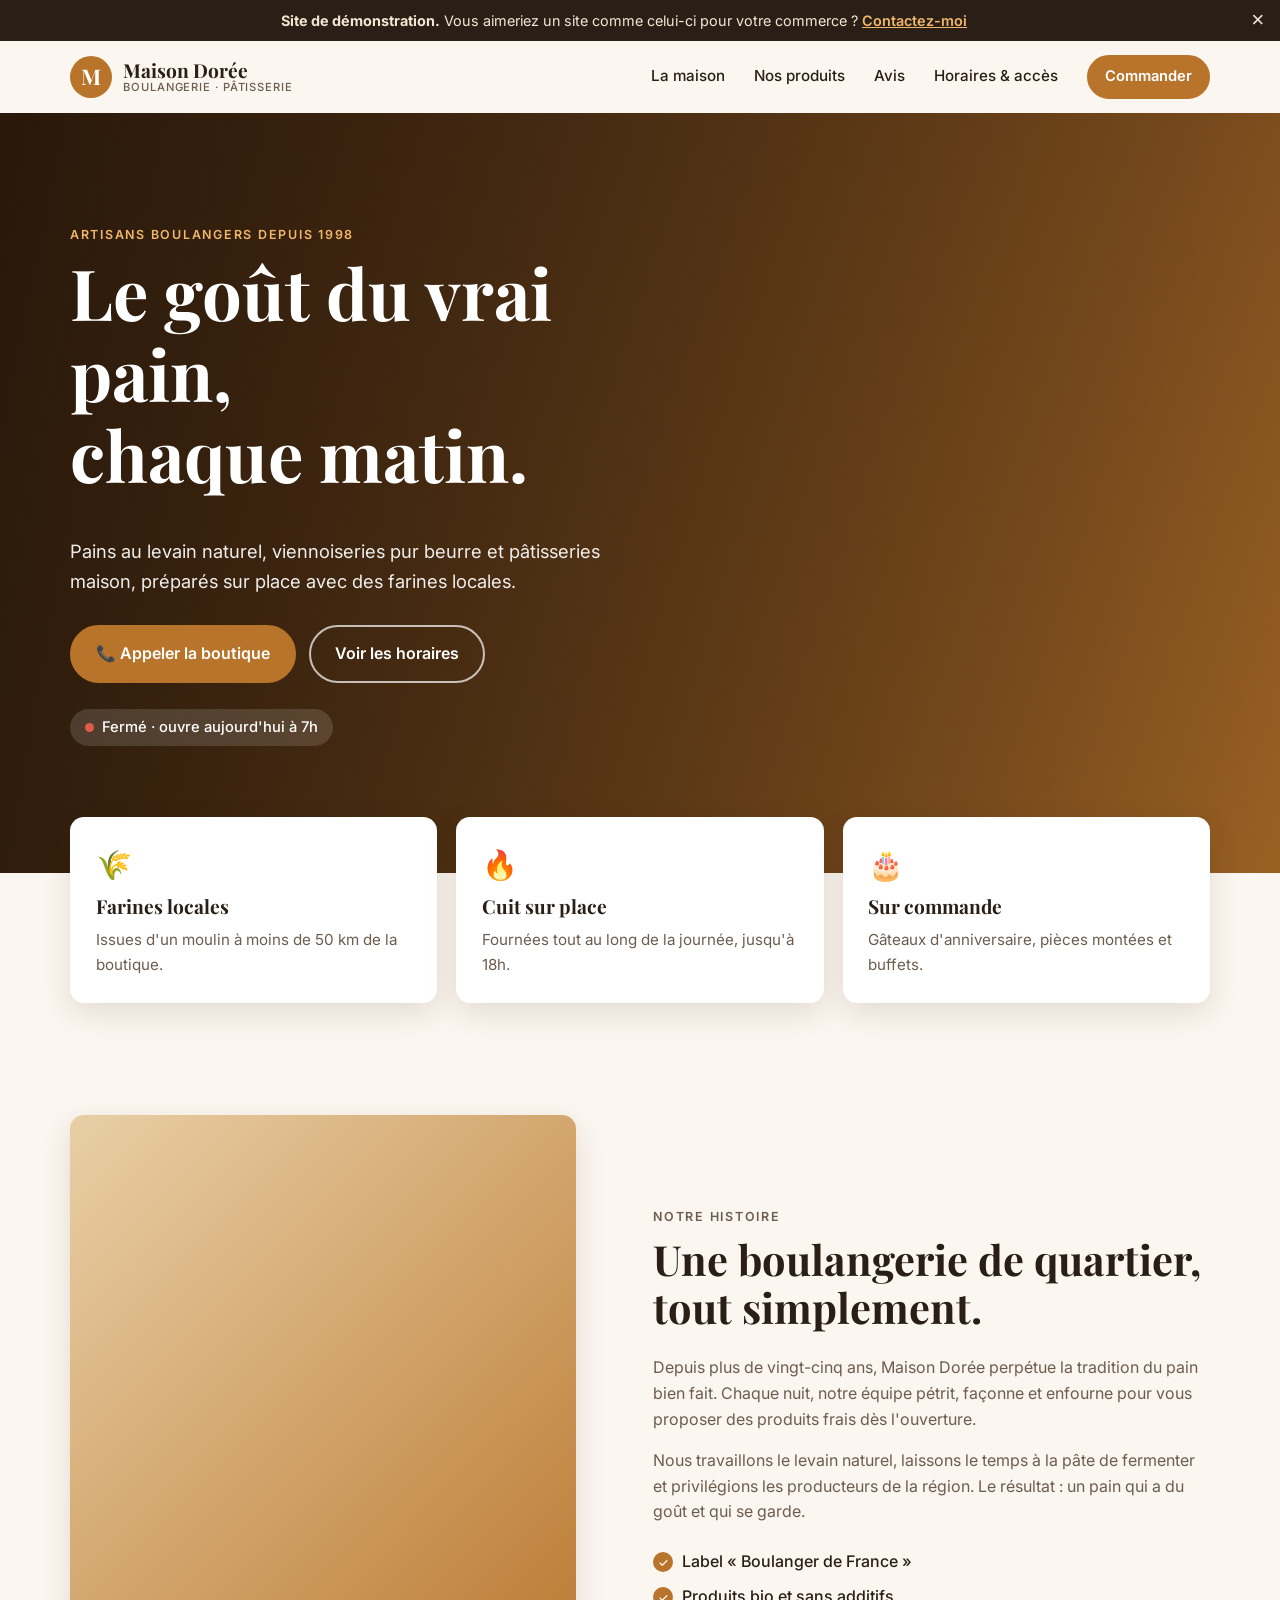
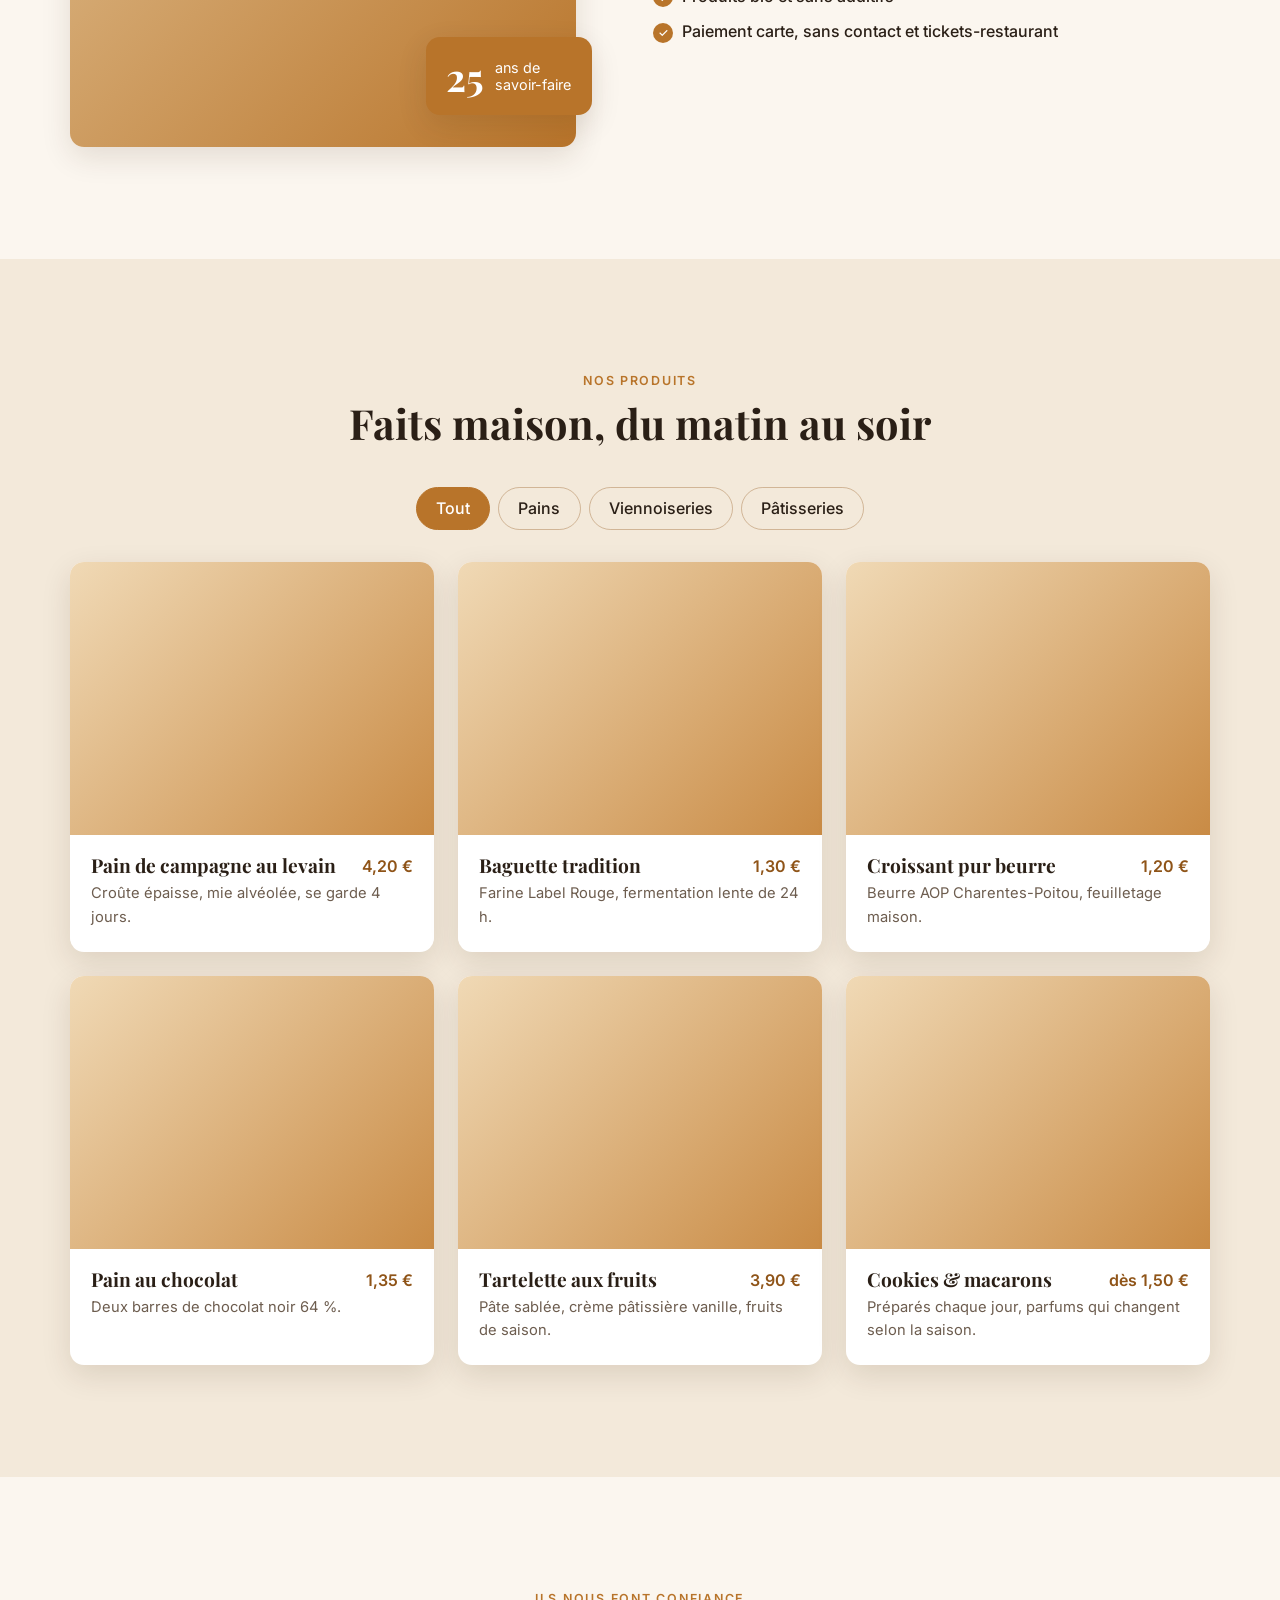
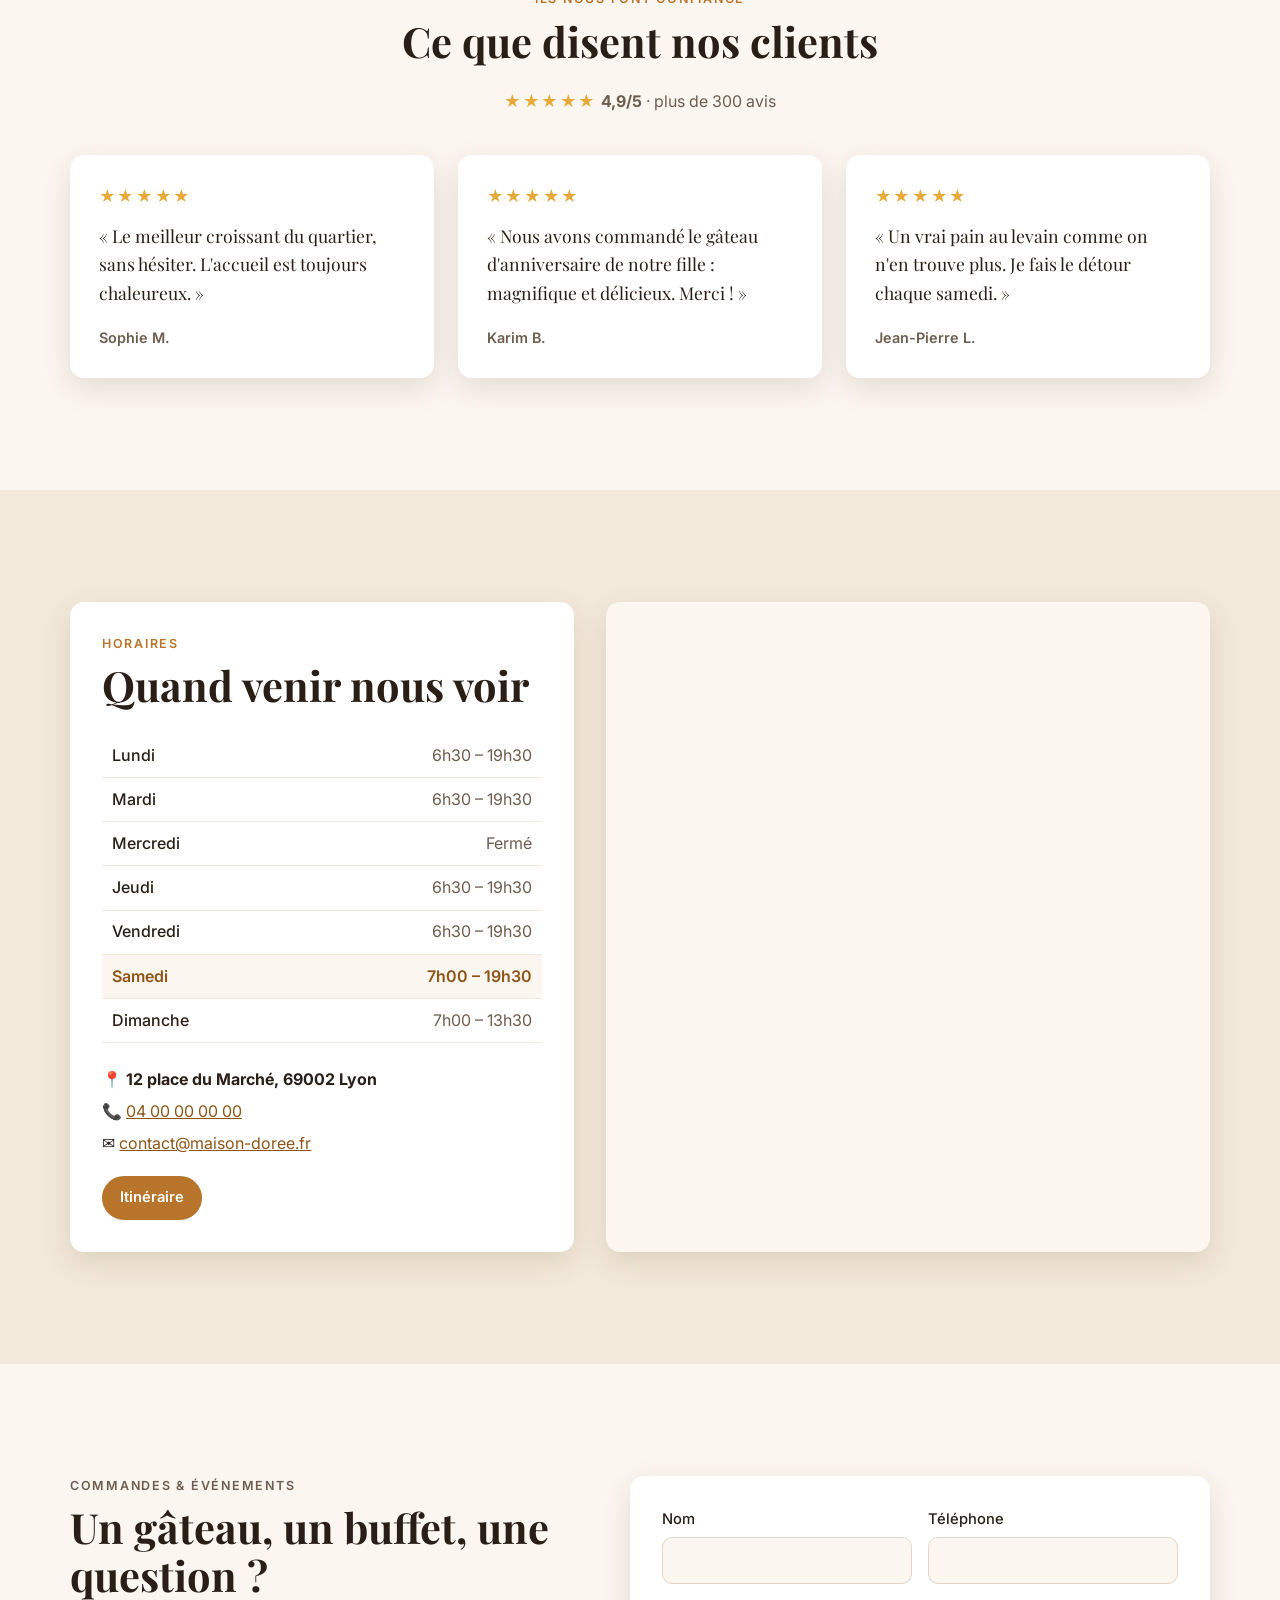
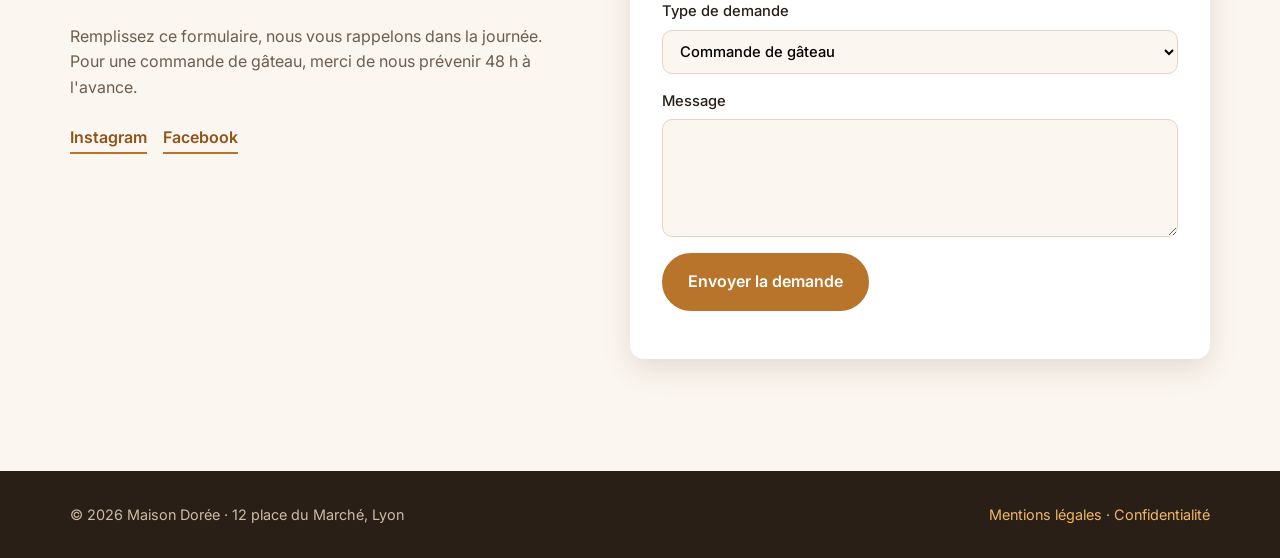
<file: index.html>
<!doctype html>
<html lang="fr">
<head>
  <meta charset="utf-8">
  <meta name="viewport" content="width=device-width, initial-scale=1">
  <title>Maison Dorée — Boulangerie Pâtisserie artisanale</title>
  <meta name="description" content="Maison Dorée, boulangerie pâtisserie artisanale : pains au levain, viennoiseries pur beurre et pâtisseries maison. Ouvert 7j/7.">
  <meta property="og:title" content="Maison Dorée — Boulangerie Pâtisserie artisanale">
  <meta property="og:description" content="Pains au levain, viennoiseries pur beurre et pâtisseries maison, préparés chaque matin.">
  <meta property="og:image" content="https://images.unsplash.com/photo-1509440159596-0249088772ff?w=1200&q=70">
  <link rel="icon" href="data:image/svg+xml,<svg xmlns='http://www.w3.org/2000/svg' viewBox='0 0 100 100'><circle cx='50' cy='50' r='48' fill='%23b8742a'/><text x='50' y='66' font-size='46' text-anchor='middle' fill='white' font-family='Georgia'>M</text></svg>">
  <link rel="preconnect" href="https://fonts.googleapis.com">
  <link rel="preconnect" href="https://fonts.gstatic.com" crossorigin>
  <link href="https://fonts.googleapis.com/css2?family=Playfair+Display:wght@500;700&family=Inter:wght@400;500;600&display=swap" rel="stylesheet">
  <link rel="stylesheet" href="style.css">
</head>
<body>

  <!-- Bandeau de démonstration : à supprimer pour un vrai client -->
  <div class="demo-banner" id="demoBanner">
    <p><strong>Site de démonstration.</strong> Vous aimeriez un site comme celui-ci pour votre commerce ?
      <a href="mailto:VOTRE-EMAIL@exemple.fr?subject=Je%20veux%20un%20site%20pour%20mon%20commerce">Contactez-moi</a></p>
    <button type="button" aria-label="Fermer le bandeau" id="demoClose">&times;</button>
  </div>

  <header class="header" id="header">
    <div class="container header__inner">
      <a href="#accueil" class="logo">
        <span class="logo__mark">M</span>
        <span class="logo__text">Maison Dorée<small>Boulangerie · Pâtisserie</small></span>
      </a>
      <nav class="nav" id="nav" aria-label="Navigation principale">
        <a href="#apropos">La maison</a>
        <a href="#produits">Nos produits</a>
        <a href="#avis">Avis</a>
        <a href="#infos">Horaires &amp; accès</a>
        <a href="#contact" class="btn btn--small">Commander</a>
      </nav>
      <button class="burger" id="burger" aria-label="Ouvrir le menu" aria-expanded="false" aria-controls="nav">
        <span></span><span></span><span></span>
      </button>
    </div>
  </header>

  <main>
    <!-- ACCUEIL -->
    <section class="hero" id="accueil">
      <div class="hero__bg">
        <img src="https://images.unsplash.com/photo-1509440159596-0249088772ff?w=1800&q=70" alt="" onerror="this.remove()">
      </div>
      <div class="container hero__content">
        <p class="eyebrow">Artisans boulangers depuis 1998</p>
        <h1>Le goût du vrai pain,<br>chaque matin.</h1>
        <p class="hero__lead">Pains au levain naturel, viennoiseries pur beurre et pâtisseries maison, préparés sur place avec des farines locales.</p>
        <div class="hero__actions">
          <a href="tel:+33400000000" class="btn">📞 Appeler la boutique</a>
          <a href="#infos" class="btn btn--ghost">Voir les horaires</a>
        </div>
        <p class="status" id="openStatus" aria-live="polite"></p>
      </div>
    </section>

    <!-- ATOUTS -->
    <section class="features">
      <div class="container features__grid">
        <div class="feature">
          <span class="feature__icon">🌾</span>
          <h3>Farines locales</h3>
          <p>Issues d'un moulin à moins de 50 km de la boutique.</p>
        </div>
        <div class="feature">
          <span class="feature__icon">🔥</span>
          <h3>Cuit sur place</h3>
          <p>Fournées tout au long de la journée, jusqu'à 18h.</p>
        </div>
        <div class="feature">
          <span class="feature__icon">🎂</span>
          <h3>Sur commande</h3>
          <p>Gâteaux d'anniversaire, pièces montées et buffets.</p>
        </div>
      </div>
    </section>

    <!-- À PROPOS -->
    <section class="section about" id="apropos">
      <div class="container about__grid">
        <div class="about__media">
          <div class="img-frame">
            <img src="https://images.unsplash.com/photo-1555507036-ab1f4038808a?w=900&q=70" alt="Croissants dorés sortant du four" loading="lazy" onerror="this.remove()">
          </div>
          <div class="about__badge"><strong>25</strong><span>ans de<br>savoir-faire</span></div>
        </div>
        <div class="about__text">
          <p class="eyebrow">Notre histoire</p>
          <h2>Une boulangerie de quartier, tout simplement.</h2>
          <p>Depuis plus de vingt-cinq ans, Maison Dorée perpétue la tradition du pain bien fait. Chaque nuit, notre équipe pétrit, façonne et enfourne pour vous proposer des produits frais dès l'ouverture.</p>
          <p>Nous travaillons le levain naturel, laissons le temps à la pâte de fermenter et privilégions les producteurs de la région. Le résultat : un pain qui a du goût et qui se garde.</p>
          <ul class="checklist">
            <li>Label « Boulanger de France »</li>
            <li>Produits bio et sans additifs</li>
            <li>Paiement carte, sans contact et tickets-restaurant</li>
          </ul>
        </div>
      </div>
    </section>

    <!-- PRODUITS -->
    <section class="section section--alt" id="produits">
      <div class="container">
        <div class="section__head">
          <p class="eyebrow">Nos produits</p>
          <h2>Faits maison, du matin au soir</h2>
        </div>

        <div class="tabs" role="tablist" aria-label="Catégories de produits">
          <button class="tab is-active" role="tab" aria-selected="true" data-filter="all">Tout</button>
          <button class="tab" role="tab" aria-selected="false" data-filter="pains">Pains</button>
          <button class="tab" role="tab" aria-selected="false" data-filter="viennoiseries">Viennoiseries</button>
          <button class="tab" role="tab" aria-selected="false" data-filter="patisseries">Pâtisseries</button>
        </div>

        <div class="products" id="products">
          <article class="product" data-cat="pains">
            <div class="product__img"><img src="https://images.unsplash.com/photo-1549931319-a545dcf3bc73?w=700&q=70" alt="Pain de campagne au levain" loading="lazy" onerror="this.remove()"></div>
            <div class="product__body">
              <h3>Pain de campagne au levain</h3>
              <p>Croûte épaisse, mie alvéolée, se garde 4 jours.</p>
              <span class="price">4,20 €</span>
            </div>
          </article>
          <article class="product" data-cat="pains">
            <div class="product__img"><img src="https://images.unsplash.com/photo-1568254183919-78a4f43a2877?w=700&q=70" alt="Baguettes tradition" loading="lazy" onerror="this.remove()"></div>
            <div class="product__body">
              <h3>Baguette tradition</h3>
              <p>Farine Label Rouge, fermentation lente de 24 h.</p>
              <span class="price">1,30 €</span>
            </div>
          </article>
          <article class="product" data-cat="viennoiseries">
            <div class="product__img"><img src="https://images.unsplash.com/photo-1555507036-ab1f4038808a?w=700&q=70" alt="Croissants pur beurre" loading="lazy" onerror="this.remove()"></div>
            <div class="product__body">
              <h3>Croissant pur beurre</h3>
              <p>Beurre AOP Charentes-Poitou, feuilletage maison.</p>
              <span class="price">1,20 €</span>
            </div>
          </article>
          <article class="product" data-cat="viennoiseries">
            <div class="product__img"><img src="https://images.unsplash.com/photo-1517433670267-08bbd4be890f?w=700&q=70" alt="Pain au chocolat" loading="lazy" onerror="this.remove()"></div>
            <div class="product__body">
              <h3>Pain au chocolat</h3>
              <p>Deux barres de chocolat noir 64 %.</p>
              <span class="price">1,35 €</span>
            </div>
          </article>
          <article class="product" data-cat="patisseries">
            <div class="product__img"><img src="https://images.unsplash.com/photo-1486427944299-d1955d23e34d?w=700&q=70" alt="Tartelettes aux fruits" loading="lazy" onerror="this.remove()"></div>
            <div class="product__body">
              <h3>Tartelette aux fruits</h3>
              <p>Pâte sablée, crème pâtissière vanille, fruits de saison.</p>
              <span class="price">3,90 €</span>
            </div>
          </article>
          <article class="product" data-cat="patisseries">
            <div class="product__img"><img src="https://images.unsplash.com/photo-1558961363-fa8fdf82db35?w=700&q=70" alt="Macarons et cookies maison" loading="lazy" onerror="this.remove()"></div>
            <div class="product__body">
              <h3>Cookies &amp; macarons</h3>
              <p>Préparés chaque jour, parfums qui changent selon la saison.</p>
              <span class="price">dès 1,50 €</span>
            </div>
          </article>
        </div>
      </div>
    </section>

    <!-- AVIS -->
    <section class="section" id="avis">
      <div class="container">
        <div class="section__head">
          <p class="eyebrow">Ils nous font confiance</p>
          <h2>Ce que disent nos clients</h2>
          <p class="rating"><span class="stars" aria-hidden="true">★★★★★</span> <strong>4,9/5</strong> · plus de 300 avis</p>
        </div>
        <div class="reviews">
          <blockquote class="review">
            <span class="stars" aria-label="5 étoiles">★★★★★</span>
            <p>« Le meilleur croissant du quartier, sans hésiter. L'accueil est toujours chaleureux. »</p>
            <footer>Sophie M.</footer>
          </blockquote>
          <blockquote class="review">
            <span class="stars" aria-label="5 étoiles">★★★★★</span>
            <p>« Nous avons commandé le gâteau d'anniversaire de notre fille : magnifique et délicieux. Merci ! »</p>
            <footer>Karim B.</footer>
          </blockquote>
          <blockquote class="review">
            <span class="stars" aria-label="5 étoiles">★★★★★</span>
            <p>« Un vrai pain au levain comme on n'en trouve plus. Je fais le détour chaque samedi. »</p>
            <footer>Jean-Pierre L.</footer>
          </blockquote>
        </div>
      </div>
    </section>

    <!-- HORAIRES & ACCÈS -->
    <section class="section section--alt" id="infos">
      <div class="container infos__grid">
        <div class="infos__card">
          <p class="eyebrow">Horaires</p>
          <h2>Quand venir nous voir</h2>
          <table class="hours" id="hours">
            <tbody>
              <tr data-day="1"><th>Lundi</th><td>6h30 – 19h30</td></tr>
              <tr data-day="2"><th>Mardi</th><td>6h30 – 19h30</td></tr>
              <tr data-day="3"><th>Mercredi</th><td>Fermé</td></tr>
              <tr data-day="4"><th>Jeudi</th><td>6h30 – 19h30</td></tr>
              <tr data-day="5"><th>Vendredi</th><td>6h30 – 19h30</td></tr>
              <tr data-day="6"><th>Samedi</th><td>7h00 – 19h30</td></tr>
              <tr data-day="0"><th>Dimanche</th><td>7h00 – 13h30</td></tr>
            </tbody>
          </table>
          <div class="address">
            <p><strong>📍 12 place du Marché, 69002 Lyon</strong></p>
            <p>📞 <a href="tel:+33400000000">04 00 00 00 00</a></p>
            <p>✉️ <a href="mailto:contact@maison-doree.fr">contact@maison-doree.fr</a></p>
            <a class="btn btn--small" href="https://www.google.com/maps/search/?api=1&query=place+du+Marché+Lyon" target="_blank" rel="noopener">Itinéraire</a>
          </div>
        </div>
        <div class="map">
          <iframe title="Plan d'accès" src="https://maps.google.com/maps?q=Place%20Bellecour%2C%20Lyon&z=15&output=embed" loading="lazy" referrerpolicy="no-referrer-when-downgrade"></iframe>
        </div>
      </div>
    </section>

    <!-- CONTACT -->
    <section class="section contact" id="contact">
      <div class="container contact__grid">
        <div>
          <p class="eyebrow">Commandes &amp; événements</p>
          <h2>Un gâteau, un buffet, une question ?</h2>
          <p>Remplissez ce formulaire, nous vous rappelons dans la journée. Pour une commande de gâteau, merci de nous prévenir 48 h à l'avance.</p>
          <div class="socials">
            <a href="#" aria-label="Instagram">Instagram</a>
            <a href="#" aria-label="Facebook">Facebook</a>
          </div>
        </div>
        <form class="form" id="contactForm" novalidate>
          <div class="form__row">
            <label>Nom<input type="text" name="nom" required autocomplete="name"></label>
            <label>Téléphone<input type="tel" name="tel" required autocomplete="tel"></label>
          </div>
          <label>Type de demande
            <select name="type">
              <option>Commande de gâteau</option>
              <option>Buffet / événement</option>
              <option>Question générale</option>
            </select>
          </label>
          <label>Message<textarea name="message" rows="4" required></textarea></label>
          <button type="submit" class="btn">Envoyer la demande</button>
          <p class="form__msg" id="formMsg" role="status"></p>
        </form>
      </div>
    </section>
  </main>

  <footer class="footer">
    <div class="container footer__inner">
      <p>© <span id="year"></span> Maison Dorée · 12 place du Marché, Lyon</p>
      <p><a href="#">Mentions légales</a> · <a href="#">Confidentialité</a></p>
    </div>
  </footer>

  <a href="tel:+33400000000" class="call-fab" aria-label="Appeler la boutique">📞</a>

  <script src="script.js"></script>
</body>
</html>
</file>
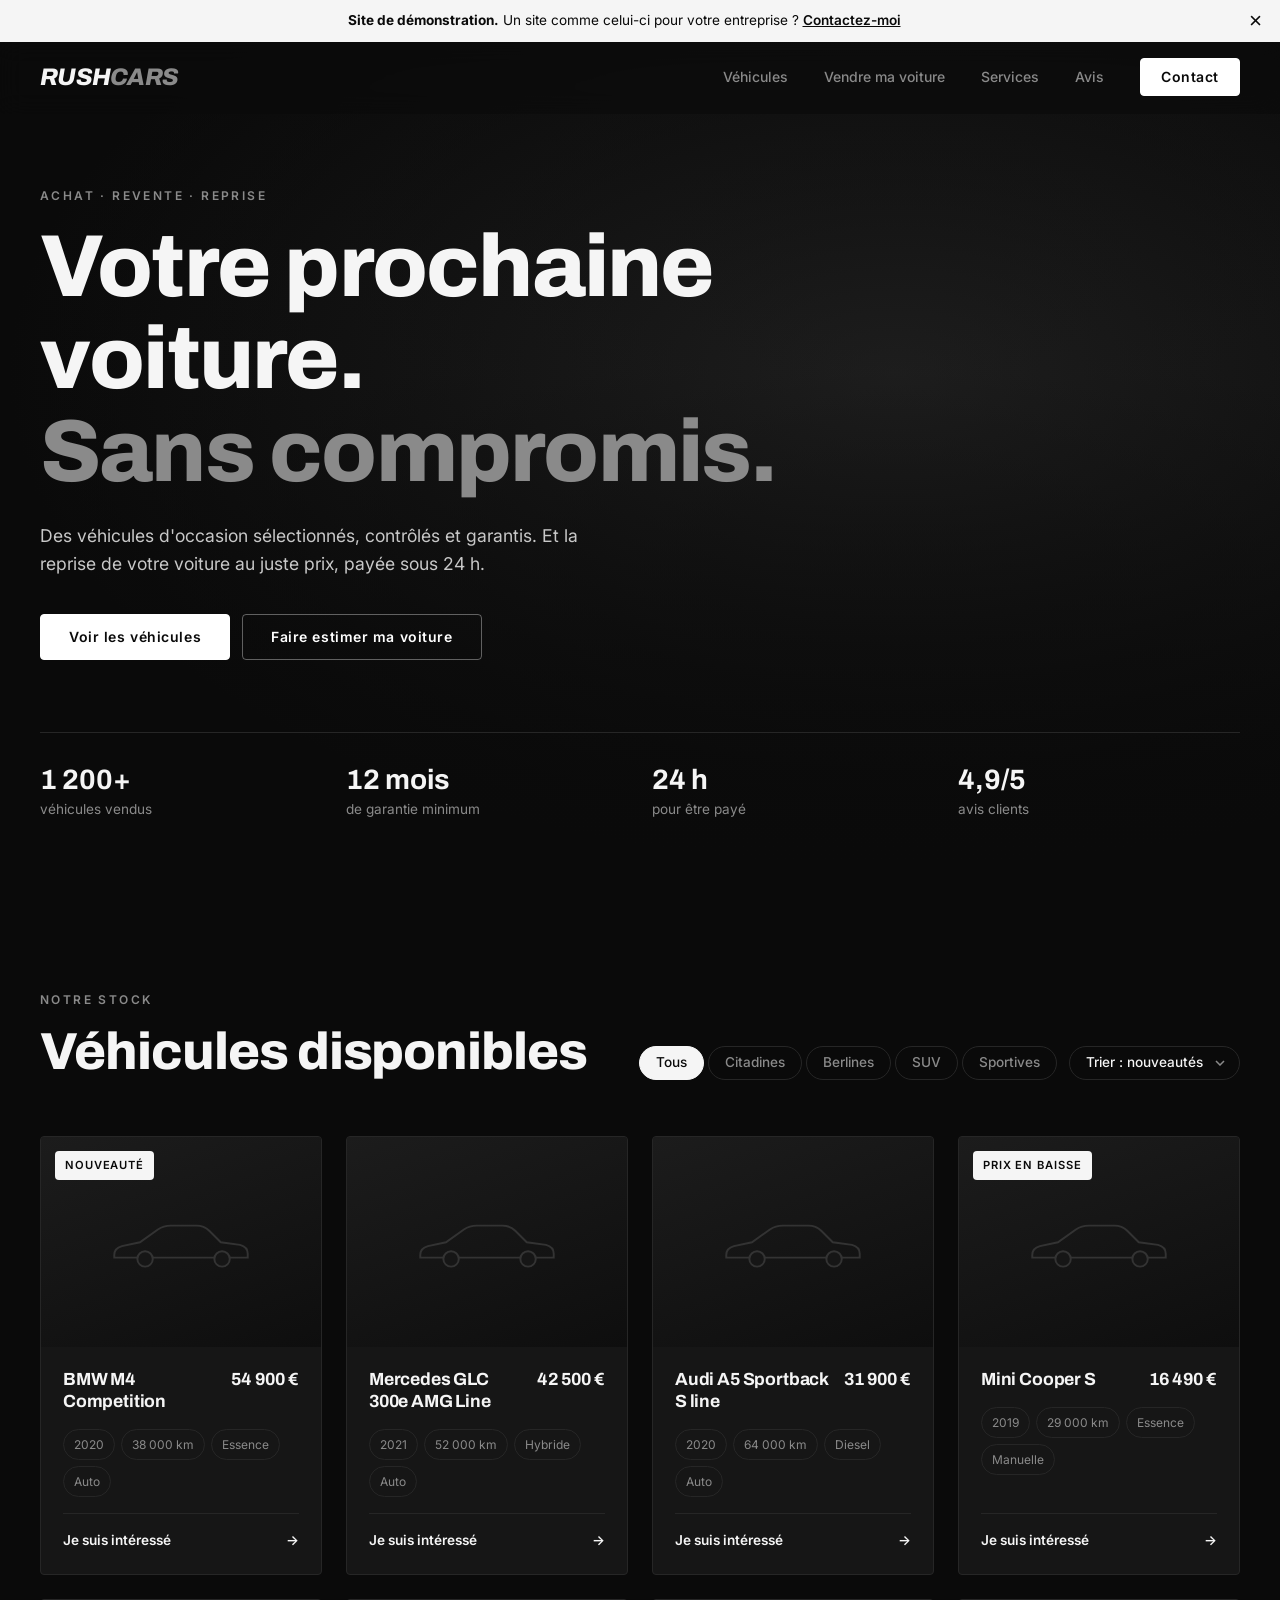
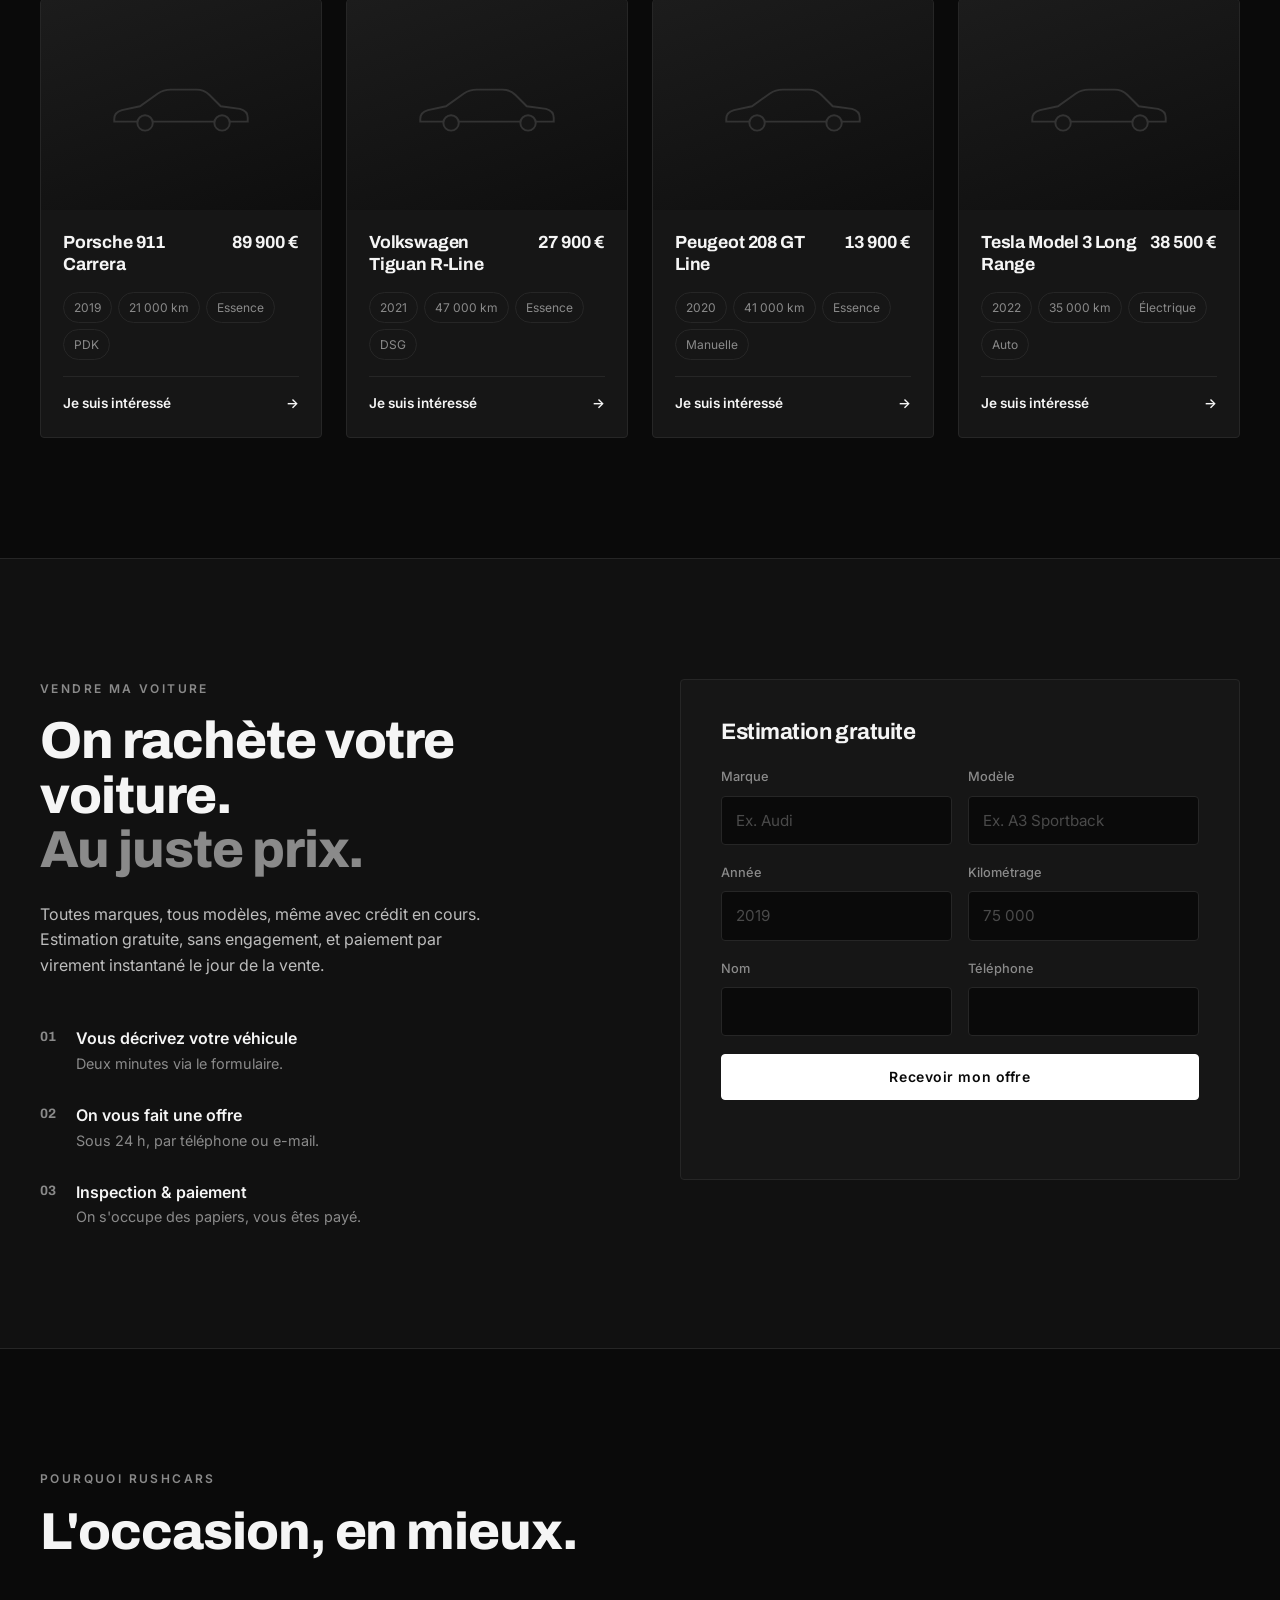
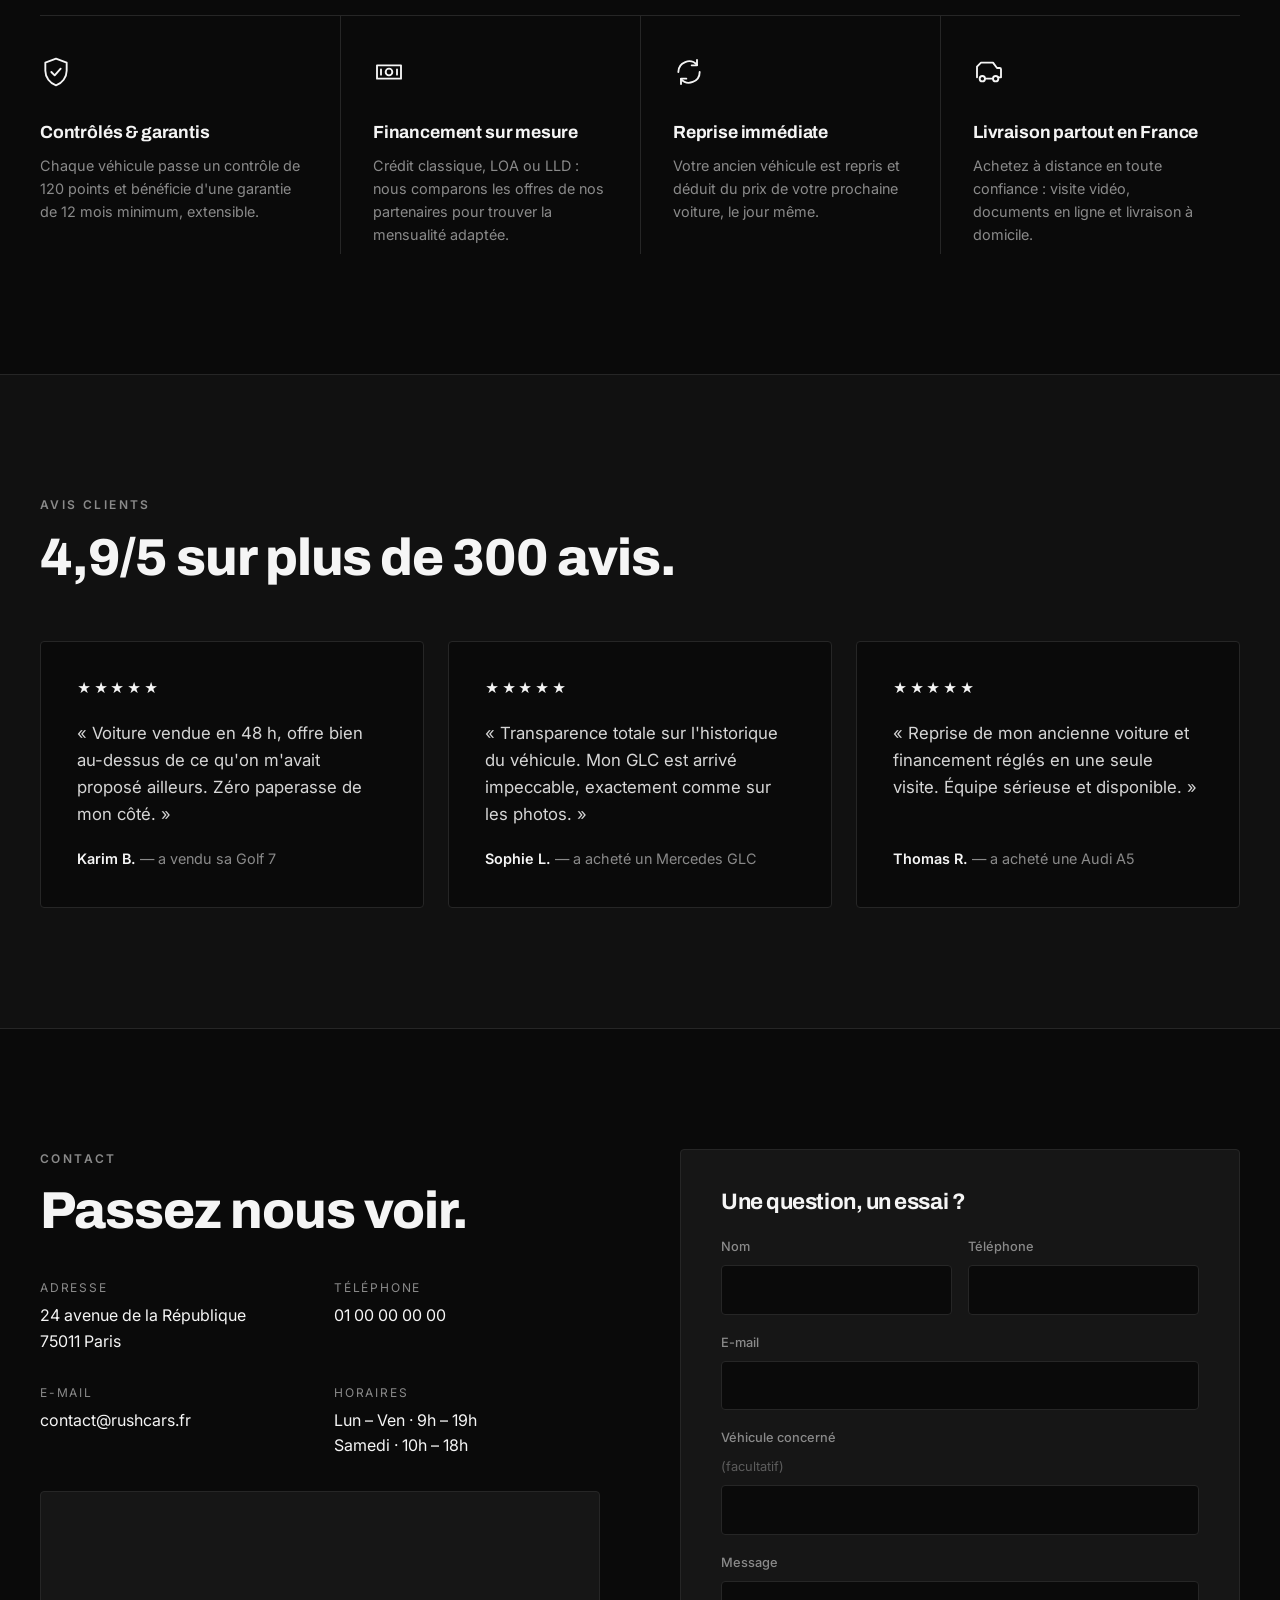
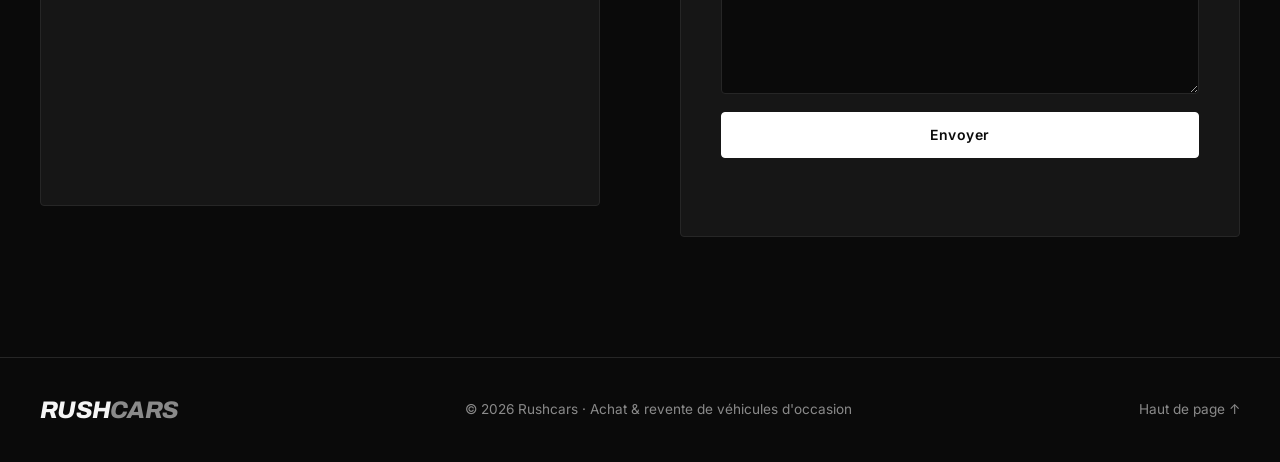
<file: rushcars/index.html>
<!doctype html>
<html lang="fr">
<head>
  <meta charset="utf-8">
  <meta name="viewport" content="width=device-width, initial-scale=1">
  <title>Rushcars — Achat &amp; revente de véhicules d'occasion</title>
  <meta name="description" content="Rushcars, achat et revente de voitures d'occasion. Véhicules contrôlés et garantis, reprise de votre voiture au meilleur prix, paiement immédiat.">
  <meta name="theme-color" content="#0a0a0a">
  <meta property="og:title" content="Rushcars — Achat &amp; revente de véhicules d'occasion">
  <meta property="og:description" content="Véhicules contrôlés et garantis. Reprise de votre voiture au meilleur prix, paiement immédiat.">
  <meta property="og:image" content="https://images.unsplash.com/photo-1503376780353-7e6692767b70?w=1200&q=70">
  <link rel="icon" href="data:image/svg+xml,<svg xmlns='http://www.w3.org/2000/svg' viewBox='0 0 100 100'><rect width='100' height='100' fill='%230a0a0a'/><text x='50' y='70' font-size='62' text-anchor='middle' fill='white' font-family='Arial' font-weight='700' font-style='italic'>R</text></svg>">
  <link rel="preconnect" href="https://fonts.googleapis.com">
  <link rel="preconnect" href="https://fonts.gstatic.com" crossorigin>
  <link href="https://fonts.googleapis.com/css2?family=Archivo:wght@500;700;800&family=Inter:wght@400;500;600&display=swap" rel="stylesheet">
  <link rel="stylesheet" href="style.css">
</head>
<body>

  <!-- Bandeau de démonstration : à supprimer pour un vrai client -->
  <div class="demo-banner" id="demoBanner">
    <p><strong>Site de démonstration.</strong> Un site comme celui-ci pour votre entreprise ?
      <a href="mailto:VOTRE-EMAIL@exemple.fr?subject=Je%20veux%20un%20site%20pour%20mon%20entreprise">Contactez-moi</a></p>
    <button type="button" aria-label="Fermer le bandeau" id="demoClose">&times;</button>
  </div>

  <header class="header" id="header">
    <div class="container header__inner">
      <a href="#accueil" class="logo" aria-label="Rushcars, retour à l'accueil">RUSH<span>CARS</span></a>
      <nav class="nav" id="nav" aria-label="Navigation principale">
        <a href="#stock">Véhicules</a>
        <a href="#rachat">Vendre ma voiture</a>
        <a href="#services">Services</a>
        <a href="#avis">Avis</a>
        <a href="#contact" class="btn btn--small">Contact</a>
      </nav>
      <button class="burger" id="burger" aria-label="Ouvrir le menu" aria-expanded="false" aria-controls="nav">
        <span></span><span></span>
      </button>
    </div>
  </header>

  <main>
    <!-- ACCUEIL -->
    <section class="hero" id="accueil">
      <div class="hero__bg">
        <img src="https://images.unsplash.com/photo-1503376780353-7e6692767b70?w=1900&q=70" alt="" onerror="this.remove()">
      </div>
      <div class="container hero__content">
        <p class="eyebrow">Achat · Revente · Reprise</p>
        <h1>Votre prochaine voiture.<br><span class="muted">Sans compromis.</span></h1>
        <p class="hero__lead">Des véhicules d'occasion sélectionnés, contrôlés et garantis. Et la reprise de votre voiture au juste prix, payée sous 24&nbsp;h.</p>
        <div class="hero__actions">
          <a href="#stock" class="btn">Voir les véhicules</a>
          <a href="#rachat" class="btn btn--ghost">Faire estimer ma voiture</a>
        </div>
      </div>
      <div class="container">
        <ul class="stats">
          <li><strong>1&nbsp;200+</strong><span>véhicules vendus</span></li>
          <li><strong>12&nbsp;mois</strong><span>de garantie minimum</span></li>
          <li><strong>24&nbsp;h</strong><span>pour être payé</span></li>
          <li><strong>4,9/5</strong><span>avis clients</span></li>
        </ul>
      </div>
    </section>

    <!-- STOCK -->
    <section class="section" id="stock">
      <div class="container">
        <div class="section__head">
          <div>
            <p class="eyebrow">Notre stock</p>
            <h2>Véhicules disponibles</h2>
          </div>
          <div class="toolbar">
            <div class="tabs" role="group" aria-label="Filtrer par catégorie">
              <button class="tab is-active" type="button" data-filter="all" aria-pressed="true">Tous</button>
              <button class="tab" type="button" data-filter="citadine" aria-pressed="false">Citadines</button>
              <button class="tab" type="button" data-filter="berline" aria-pressed="false">Berlines</button>
              <button class="tab" type="button" data-filter="suv" aria-pressed="false">SUV</button>
              <button class="tab" type="button" data-filter="sport" aria-pressed="false">Sportives</button>
            </div>
            <label class="sort">
              <span class="visually-hidden">Trier</span>
              <select id="sort">
                <option value="default">Trier : nouveautés</option>
                <option value="price-asc">Prix croissant</option>
                <option value="price-desc">Prix décroissant</option>
                <option value="km-asc">Kilométrage</option>
              </select>
            </label>
          </div>
        </div>

        <div class="cars" id="cars">
          <article class="car" data-cat="sport" data-price="54900" data-km="38000">
            <div class="car__media">
              <img src="https://images.unsplash.com/photo-1555215695-3004980ad54e?w=900&q=70" alt="BMW M4 Competition" loading="lazy" onerror="this.remove()">
              <span class="badge">Nouveauté</span>
            </div>
            <div class="car__body">
              <div class="car__title">
                <h3>BMW M4 Competition</h3>
                <p class="car__price">54&nbsp;900&nbsp;€</p>
              </div>
              <ul class="specs">
                <li>2020</li><li>38&nbsp;000&nbsp;km</li><li>Essence</li><li>Auto</li>
              </ul>
              <a href="#contact" class="car__link" data-car="BMW M4 Competition">Je suis intéressé <span aria-hidden="true">→</span></a>
            </div>
          </article>

          <article class="car" data-cat="suv" data-price="42500" data-km="52000">
            <div class="car__media">
              <img src="https://images.unsplash.com/photo-1606664515524-ed2f786a0bd6?w=900&q=70" alt="Mercedes GLC 300e" loading="lazy" onerror="this.remove()">
            </div>
            <div class="car__body">
              <div class="car__title">
                <h3>Mercedes GLC 300e AMG Line</h3>
                <p class="car__price">42&nbsp;500&nbsp;€</p>
              </div>
              <ul class="specs">
                <li>2021</li><li>52&nbsp;000&nbsp;km</li><li>Hybride</li><li>Auto</li>
              </ul>
              <a href="#contact" class="car__link" data-car="Mercedes GLC 300e AMG Line">Je suis intéressé <span aria-hidden="true">→</span></a>
            </div>
          </article>

          <article class="car" data-cat="berline" data-price="31900" data-km="64000">
            <div class="car__media">
              <img src="https://images.unsplash.com/photo-1606152421802-db97b9c7a11b?w=900&q=70" alt="Audi A5 Sportback" loading="lazy" onerror="this.remove()">
            </div>
            <div class="car__body">
              <div class="car__title">
                <h3>Audi A5 Sportback S line</h3>
                <p class="car__price">31&nbsp;900&nbsp;€</p>
              </div>
              <ul class="specs">
                <li>2020</li><li>64&nbsp;000&nbsp;km</li><li>Diesel</li><li>Auto</li>
              </ul>
              <a href="#contact" class="car__link" data-car="Audi A5 Sportback S line">Je suis intéressé <span aria-hidden="true">→</span></a>
            </div>
          </article>

          <article class="car" data-cat="citadine" data-price="16490" data-km="29000">
            <div class="car__media">
              <img src="https://images.unsplash.com/photo-1549399542-7e3f8b79c341?w=900&q=70" alt="Mini Cooper S" loading="lazy" onerror="this.remove()">
              <span class="badge">Prix en baisse</span>
            </div>
            <div class="car__body">
              <div class="car__title">
                <h3>Mini Cooper S</h3>
                <p class="car__price">16&nbsp;490&nbsp;€</p>
              </div>
              <ul class="specs">
                <li>2019</li><li>29&nbsp;000&nbsp;km</li><li>Essence</li><li>Manuelle</li>
              </ul>
              <a href="#contact" class="car__link" data-car="Mini Cooper S">Je suis intéressé <span aria-hidden="true">→</span></a>
            </div>
          </article>

          <article class="car" data-cat="sport" data-price="89900" data-km="21000">
            <div class="car__media">
              <img src="https://images.unsplash.com/photo-1503376780353-7e6692767b70?w=900&q=70" alt="Porsche 911 Carrera" loading="lazy" onerror="this.remove()">
            </div>
            <div class="car__body">
              <div class="car__title">
                <h3>Porsche 911 Carrera</h3>
                <p class="car__price">89&nbsp;900&nbsp;€</p>
              </div>
              <ul class="specs">
                <li>2019</li><li>21&nbsp;000&nbsp;km</li><li>Essence</li><li>PDK</li>
              </ul>
              <a href="#contact" class="car__link" data-car="Porsche 911 Carrera">Je suis intéressé <span aria-hidden="true">→</span></a>
            </div>
          </article>

          <article class="car" data-cat="suv" data-price="27900" data-km="47000">
            <div class="car__media">
              <img src="https://images.unsplash.com/photo-1580273916550-e323be2ae537?w=900&q=70" alt="Volkswagen Tiguan R-Line" loading="lazy" onerror="this.remove()">
            </div>
            <div class="car__body">
              <div class="car__title">
                <h3>Volkswagen Tiguan R-Line</h3>
                <p class="car__price">27&nbsp;900&nbsp;€</p>
              </div>
              <ul class="specs">
                <li>2021</li><li>47&nbsp;000&nbsp;km</li><li>Essence</li><li>DSG</li>
              </ul>
              <a href="#contact" class="car__link" data-car="Volkswagen Tiguan R-Line">Je suis intéressé <span aria-hidden="true">→</span></a>
            </div>
          </article>

          <article class="car" data-cat="citadine" data-price="13900" data-km="41000">
            <div class="car__media">
              <img src="https://images.unsplash.com/photo-1541899481282-d53bffe3c35d?w=900&q=70" alt="Peugeot 208 GT Line" loading="lazy" onerror="this.remove()">
            </div>
            <div class="car__body">
              <div class="car__title">
                <h3>Peugeot 208 GT Line</h3>
                <p class="car__price">13&nbsp;900&nbsp;€</p>
              </div>
              <ul class="specs">
                <li>2020</li><li>41&nbsp;000&nbsp;km</li><li>Essence</li><li>Manuelle</li>
              </ul>
              <a href="#contact" class="car__link" data-car="Peugeot 208 GT Line">Je suis intéressé <span aria-hidden="true">→</span></a>
            </div>
          </article>

          <article class="car" data-cat="berline" data-price="38500" data-km="35000">
            <div class="car__media">
              <img src="https://images.unsplash.com/photo-1560958089-b8a1929cea89?w=900&q=70" alt="Tesla Model 3 Long Range" loading="lazy" onerror="this.remove()">
            </div>
            <div class="car__body">
              <div class="car__title">
                <h3>Tesla Model 3 Long Range</h3>
                <p class="car__price">38&nbsp;500&nbsp;€</p>
              </div>
              <ul class="specs">
                <li>2022</li><li>35&nbsp;000&nbsp;km</li><li>Électrique</li><li>Auto</li>
              </ul>
              <a href="#contact" class="car__link" data-car="Tesla Model 3 Long Range">Je suis intéressé <span aria-hidden="true">→</span></a>
            </div>
          </article>
        </div>
        <p class="cars__empty" id="carsEmpty" hidden>Aucun véhicule dans cette catégorie pour le moment. <a href="#contact">Dites-nous ce que vous cherchez</a>, on le trouve pour vous.</p>
      </div>
    </section>

    <!-- RACHAT -->
    <section class="section section--alt" id="rachat">
      <div class="container rachat">
        <div class="rachat__intro">
          <p class="eyebrow">Vendre ma voiture</p>
          <h2>On rachète votre voiture.<br><span class="muted">Au juste prix.</span></h2>
          <p>Toutes marques, tous modèles, même avec crédit en cours. Estimation gratuite, sans engagement, et paiement par virement instantané le jour de la vente.</p>
          <ol class="steps">
            <li><span>01</span><div><strong>Vous décrivez votre véhicule</strong><p>Deux minutes via le formulaire.</p></div></li>
            <li><span>02</span><div><strong>On vous fait une offre</strong><p>Sous 24&nbsp;h, par téléphone ou e-mail.</p></div></li>
            <li><span>03</span><div><strong>Inspection &amp; paiement</strong><p>On s'occupe des papiers, vous êtes payé.</p></div></li>
          </ol>
        </div>

        <form class="form" id="estimateForm" novalidate>
          <h3>Estimation gratuite</h3>
          <div class="form__row">
            <label>Marque<input type="text" name="marque" placeholder="Ex. Audi" required></label>
            <label>Modèle<input type="text" name="modele" placeholder="Ex. A3 Sportback" required></label>
          </div>
          <div class="form__row">
            <label>Année<input type="number" name="annee" placeholder="2019" min="1980" max="2030" required></label>
            <label>Kilométrage<input type="number" name="km" placeholder="75 000" min="0" step="1000" required></label>
          </div>
          <div class="form__row">
            <label>Nom<input type="text" name="nom" autocomplete="name" required></label>
            <label>Téléphone<input type="tel" name="tel" autocomplete="tel" required></label>
          </div>
          <button type="submit" class="btn btn--full">Recevoir mon offre</button>
          <p class="form__msg" role="status"></p>
        </form>
      </div>
    </section>

    <!-- SERVICES -->
    <section class="section" id="services">
      <div class="container">
        <div class="section__head">
          <div>
            <p class="eyebrow">Pourquoi Rushcars</p>
            <h2>L'occasion, en mieux.</h2>
          </div>
        </div>
        <div class="services">
          <article class="service">
            <svg viewBox="0 0 24 24" aria-hidden="true"><path d="M12 2 4 5v6c0 5 3.4 9.4 8 11 4.6-1.6 8-6 8-11V5l-8-3Z"/><path d="m8.5 12 2.5 2.5 4.5-5"/></svg>
            <h3>Contrôlés &amp; garantis</h3>
            <p>Chaque véhicule passe un contrôle de 120 points et bénéficie d'une garantie de 12 mois minimum, extensible.</p>
          </article>
          <article class="service">
            <svg viewBox="0 0 24 24" aria-hidden="true"><path d="M3 7h18v10H3z"/><circle cx="12" cy="12" r="2.5"/><path d="M6 10v4M18 10v4"/></svg>
            <h3>Financement sur mesure</h3>
            <p>Crédit classique, LOA ou LLD : nous comparons les offres de nos partenaires pour trouver la mensualité adaptée.</p>
          </article>
          <article class="service">
            <svg viewBox="0 0 24 24" aria-hidden="true"><path d="M4 12a8 8 0 0 1 14-5.3M20 12a8 8 0 0 1-14 5.3"/><path d="M18 3v4h-4M6 21v-4h4"/></svg>
            <h3>Reprise immédiate</h3>
            <p>Votre ancien véhicule est repris et déduit du prix de votre prochaine voiture, le jour même.</p>
          </article>
          <article class="service">
            <svg viewBox="0 0 24 24" aria-hidden="true"><path d="M3 16V8l3-3h9l3 4h2a1 1 0 0 1 1 1v6h-2"/><circle cx="7" cy="17" r="2"/><circle cx="17" cy="17" r="2"/><path d="M9 17h6"/></svg>
            <h3>Livraison partout en France</h3>
            <p>Achetez à distance en toute confiance : visite vidéo, documents en ligne et livraison à domicile.</p>
          </article>
        </div>
      </div>
    </section>

    <!-- AVIS -->
    <section class="section section--alt" id="avis">
      <div class="container">
        <div class="section__head">
          <div>
            <p class="eyebrow">Avis clients</p>
            <h2>4,9/5 sur plus de 300 avis.</h2>
          </div>
        </div>
        <div class="reviews">
          <figure class="review">
            <p class="review__stars" aria-label="5 étoiles sur 5">★★★★★</p>
            <blockquote>« Voiture vendue en 48&nbsp;h, offre bien au-dessus de ce qu'on m'avait proposé ailleurs. Zéro paperasse de mon côté. »</blockquote>
            <figcaption>Karim B. <span>— a vendu sa Golf 7</span></figcaption>
          </figure>
          <figure class="review">
            <p class="review__stars" aria-label="5 étoiles sur 5">★★★★★</p>
            <blockquote>« Transparence totale sur l'historique du véhicule. Mon GLC est arrivé impeccable, exactement comme sur les photos. »</blockquote>
            <figcaption>Sophie L. <span>— a acheté un Mercedes GLC</span></figcaption>
          </figure>
          <figure class="review">
            <p class="review__stars" aria-label="5 étoiles sur 5">★★★★★</p>
            <blockquote>« Reprise de mon ancienne voiture et financement réglés en une seule visite. Équipe sérieuse et disponible. »</blockquote>
            <figcaption>Thomas R. <span>— a acheté une Audi A5</span></figcaption>
          </figure>
        </div>
      </div>
    </section>

    <!-- CONTACT -->
    <section class="section" id="contact">
      <div class="container contact">
        <div class="contact__info">
          <p class="eyebrow">Contact</p>
          <h2>Passez nous voir.</h2>
          <dl class="infos">
            <div><dt>Adresse</dt><dd>24 avenue de la République<br>75011 Paris</dd></div>
            <div><dt>Téléphone</dt><dd><a href="tel:+33100000000">01 00 00 00 00</a></dd></div>
            <div><dt>E-mail</dt><dd><a href="mailto:contact@rushcars.fr">contact@rushcars.fr</a></dd></div>
            <div><dt>Horaires</dt><dd>Lun – Ven · 9h – 19h<br>Samedi · 10h – 18h</dd></div>
          </dl>
          <div class="map">
            <iframe title="Plan d'accès Rushcars" src="https://www.google.com/maps?q=avenue+de+la+R%C3%A9publique+Paris&output=embed" loading="lazy" referrerpolicy="no-referrer-when-downgrade"></iframe>
          </div>
        </div>

        <form class="form" id="contactForm" novalidate>
          <h3>Une question, un essai ?</h3>
          <div class="form__row">
            <label>Nom<input type="text" name="nom" autocomplete="name" required></label>
            <label>Téléphone<input type="tel" name="tel" autocomplete="tel" required></label>
          </div>
          <label>E-mail<input type="email" name="email" autocomplete="email" required></label>
          <label>Véhicule concerné <span class="optional">(facultatif)</span><input type="text" name="vehicule" id="contactCar"></label>
          <label>Message<textarea name="message" rows="4" required></textarea></label>
          <button type="submit" class="btn btn--full">Envoyer</button>
          <p class="form__msg" role="status"></p>
        </form>
      </div>
    </section>
  </main>

  <footer class="footer">
    <div class="container footer__inner">
      <a href="#accueil" class="logo">RUSH<span>CARS</span></a>
      <p>© <span id="year"></span> Rushcars · Achat &amp; revente de véhicules d'occasion</p>
      <a href="#accueil" class="footer__top">Haut de page ↑</a>
    </div>
  </footer>

  <script src="script.js"></script>
</body>
</html>
</file>
<file: style.css>
:root {
  --gold: #b8742a;
  --gold-dark: #8f5418;
  --cream: #fbf6ef;
  --cream-2: #f3e9da;
  --ink: #2a1f16;
  --muted: #6d5d4f;
  --white: #fff;
  --radius: 14px;
  --shadow: 0 10px 30px rgba(60, 35, 10, .12);
  --serif: "Playfair Display", Georgia, serif;
  --sans: "Inter", system-ui, -apple-system, "Segoe UI", sans-serif;
}

*, *::before, *::after { box-sizing: border-box; }
html { scroll-behavior: smooth; scroll-padding-top: 80px; }
body {
  margin: 0;
  font-family: var(--sans);
  color: var(--ink);
  background: var(--cream);
  line-height: 1.6;
  -webkit-font-smoothing: antialiased;
}
img { max-width: 100%; display: block; }
a { color: var(--gold-dark); }
h1, h2, h3 { font-family: var(--serif); line-height: 1.15; margin: 0 0 .6em; }
h2 { font-size: clamp(1.8rem, 3.5vw, 2.6rem); }
h3 { font-size: 1.2rem; }
p { margin: 0 0 1em; }

.container { width: min(1140px, 100% - 32px); margin-inline: auto; }
.eyebrow {
  text-transform: uppercase; letter-spacing: .14em; font-size: .78rem;
  font-weight: 600; color: var(--gold); margin-bottom: .6em;
}

/* Boutons */
.btn {
  display: inline-flex; align-items: center; gap: .5em;
  background: var(--gold); color: var(--white); text-decoration: none;
  font-weight: 600; padding: .9em 1.5em; border-radius: 999px; border: 2px solid var(--gold);
  cursor: pointer; font: inherit; font-weight: 600;
  transition: background .2s, transform .2s, border-color .2s;
}
.btn:hover { background: var(--gold-dark); border-color: var(--gold-dark); transform: translateY(-2px); }
.btn--ghost { background: transparent; border-color: rgba(255,255,255,.7); }
.btn--ghost:hover { background: rgba(255,255,255,.15); border-color: var(--white); }
.btn--small { padding: .55em 1.1em; font-size: .92rem; }

/* Bandeau démo */
.demo-banner {
  background: var(--ink); color: #f5e6d3; font-size: .9rem;
  display: flex; align-items: center; justify-content: center; gap: 1rem;
  padding: .55rem 3rem .55rem 1rem; position: relative; text-align: center;
}
.demo-banner p { margin: 0; }
.demo-banner a { color: #f0b76b; font-weight: 600; }
.demo-banner button {
  position: absolute; right: .6rem; top: 50%; transform: translateY(-50%);
  background: none; border: 0; color: inherit; font-size: 1.4rem; cursor: pointer; line-height: 1;
}

/* Header */
.header {
  position: sticky; top: 0; z-index: 50;
  background: rgba(251, 246, 239, .92); backdrop-filter: blur(10px);
  transition: box-shadow .3s;
}
.header.is-scrolled { box-shadow: 0 2px 20px rgba(60,35,10,.1); }
.header__inner { display: flex; align-items: center; justify-content: space-between; height: 72px; }
.logo { display: flex; align-items: center; gap: .7rem; text-decoration: none; color: var(--ink); }
.logo__mark {
  width: 42px; height: 42px; border-radius: 50%; background: var(--gold); color: var(--white);
  display: grid; place-items: center; font-family: var(--serif); font-size: 1.35rem; font-weight: 700;
}
.logo__text { font-family: var(--serif); font-weight: 700; font-size: 1.2rem; line-height: 1.1; }
.logo__text small { display: block; font-family: var(--sans); font-weight: 500; font-size: .7rem; letter-spacing: .08em; color: var(--muted); text-transform: uppercase; }

.nav { display: flex; align-items: center; gap: 1.8rem; }
.nav a:not(.btn) { color: var(--ink); text-decoration: none; font-weight: 500; font-size: .95rem; position: relative; }
.nav a:not(.btn)::after {
  content: ""; position: absolute; left: 0; bottom: -4px; height: 2px; width: 0; background: var(--gold); transition: width .25s;
}
.nav a:not(.btn):hover::after { width: 100%; }

.burger { display: none; background: none; border: 0; width: 44px; height: 44px; cursor: pointer; padding: 10px; }
.burger span { display: block; height: 2px; background: var(--ink); margin: 5px 0; transition: transform .3s, opacity .3s; }
.burger[aria-expanded="true"] span:nth-child(1) { transform: translateY(7px) rotate(45deg); }
.burger[aria-expanded="true"] span:nth-child(2) { opacity: 0; }
.burger[aria-expanded="true"] span:nth-child(3) { transform: translateY(-7px) rotate(-45deg); }

/* Hero */
.hero {
  position: relative; min-height: min(88vh, 760px); display: flex; align-items: center;
  color: var(--white); overflow: hidden;
  background: linear-gradient(135deg, #5a3517, #b8742a);
}
.hero__bg { position: absolute; inset: 0; }
.hero__bg img { width: 100%; height: 100%; object-fit: cover; animation: zoom 18s ease-out both; }
.hero__bg::after {
  content: ""; position: absolute; inset: 0;
  background: linear-gradient(90deg, rgba(30,18,8,.82) 0%, rgba(30,18,8,.45) 60%, rgba(30,18,8,.2) 100%);
}
@keyframes zoom { from { transform: scale(1.12); } to { transform: scale(1); } }
.hero__content { position: relative; padding-block: 5rem; max-width: 1140px; }
.hero .eyebrow { color: #f0b76b; }
.hero h1 { font-size: clamp(2.4rem, 6vw, 4.4rem); max-width: 14ch; }
.hero__lead { font-size: 1.15rem; max-width: 46ch; opacity: .92; }
.hero__actions { display: flex; flex-wrap: wrap; gap: .8rem; margin-top: 1.8rem; }

.status {
  display: inline-flex; align-items: center; gap: .55em; margin-top: 1.6rem;
  background: rgba(255,255,255,.14); backdrop-filter: blur(6px);
  padding: .45em 1em; border-radius: 999px; font-size: .92rem; font-weight: 500;
}
.status:empty { display: none; }
.status::before { content: ""; width: 9px; height: 9px; border-radius: 50%; background: #e05a4a; }
.status.is-open::before { background: #4cd07d; box-shadow: 0 0 0 4px rgba(76,208,125,.25); }

/* Atouts */
.features { margin-top: -3.5rem; position: relative; z-index: 2; }
.features__grid { display: grid; grid-template-columns: repeat(3, 1fr); gap: 1.2rem; }
.feature {
  background: var(--white); border-radius: var(--radius); padding: 1.6rem; box-shadow: var(--shadow);
}
.feature__icon { font-size: 1.8rem; display: block; margin-bottom: .4rem; }
.feature p { color: var(--muted); margin: 0; font-size: .95rem; }

/* Sections */
.section { padding-block: clamp(4rem, 9vw, 7rem); }
.section--alt { background: var(--cream-2); }
.section__head { text-align: center; max-width: 640px; margin: 0 auto 2.5rem; }

/* À propos */
.about__grid { display: grid; grid-template-columns: 1fr 1.1fr; gap: clamp(2rem, 6vw, 5rem); align-items: center; }
.about__media { position: relative; }
.img-frame {
  border-radius: var(--radius); overflow: hidden; aspect-ratio: 4 / 5;
  background: linear-gradient(135deg, #e9cfa6, #b8742a); box-shadow: var(--shadow);
}
.img-frame img { width: 100%; height: 100%; object-fit: cover; }
.about__badge {
  position: absolute; right: -1rem; bottom: 2rem; background: var(--gold); color: var(--white);
  border-radius: var(--radius); padding: 1rem 1.3rem; display: flex; align-items: center; gap: .7rem;
  box-shadow: var(--shadow); line-height: 1.2; font-size: .9rem;
}
.about__badge strong { font-family: var(--serif); font-size: 2.4rem; }
.about__text > p { color: var(--muted); }
.checklist { list-style: none; padding: 0; margin: 1.5rem 0 0; }
.checklist li { padding-left: 1.8rem; position: relative; margin-bottom: .6rem; font-weight: 500; }
.checklist li::before {
  content: "✓"; position: absolute; left: 0; top: 0; color: var(--white); background: var(--gold);
  width: 1.25rem; height: 1.25rem; border-radius: 50%; font-size: .75rem; display: grid; place-items: center; margin-top: .2rem;
}

/* Produits */
.tabs { display: flex; justify-content: center; flex-wrap: wrap; gap: .5rem; margin-bottom: 2rem; }
.tab {
  font: inherit; font-weight: 500; background: transparent; border: 1.5px solid rgba(143,84,24,.35);
  color: var(--ink); padding: .5em 1.2em; border-radius: 999px; cursor: pointer; transition: all .2s;
}
.tab:hover { border-color: var(--gold); }
.tab.is-active { background: var(--gold); border-color: var(--gold); color: var(--white); }
.products { display: grid; grid-template-columns: repeat(3, 1fr); gap: 1.5rem; }
.product {
  background: var(--white); border-radius: var(--radius); overflow: hidden; box-shadow: var(--shadow);
  transition: transform .3s, box-shadow .3s;
}
.product:hover { transform: translateY(-6px); box-shadow: 0 18px 40px rgba(60,35,10,.18); }
.product.is-hidden { display: none; }
.product__img { aspect-ratio: 4 / 3; overflow: hidden; background: linear-gradient(135deg, #f0d9b5, #c98b45); }
.product__img img { width: 100%; height: 100%; object-fit: cover; transition: transform .5s; }
.product:hover .product__img img { transform: scale(1.06); }
.product__body { padding: 1.2rem 1.3rem 1.4rem; position: relative; }
.product__body h3 { margin-bottom: .3em; padding-right: 4.5rem; }
.product__body p { color: var(--muted); font-size: .92rem; margin: 0; }
.price {
  position: absolute; top: 1.2rem; right: 1.3rem; font-weight: 600; color: var(--gold-dark); white-space: nowrap;
}

/* Avis */
.stars { color: #e7a93a; letter-spacing: .1em; }
.rating { color: var(--muted); }
.reviews { display: grid; grid-template-columns: repeat(3, 1fr); gap: 1.5rem; }
.review {
  margin: 0; background: var(--white); border-radius: var(--radius); padding: 1.8rem; box-shadow: var(--shadow);
  display: flex; flex-direction: column;
}
.review p { font-family: var(--serif); font-size: 1.1rem; margin: .8rem 0 1.2rem; flex: 1; }
.review footer { font-weight: 600; color: var(--muted); font-size: .9rem; }

/* Infos */
.infos__grid { display: grid; grid-template-columns: 1fr 1.2fr; gap: 2rem; align-items: stretch; }
.infos__card { background: var(--white); border-radius: var(--radius); padding: 2rem; box-shadow: var(--shadow); }
.hours { width: 100%; border-collapse: collapse; margin-bottom: 1.5rem; }
.hours th, .hours td { padding: .55rem .6rem; text-align: left; border-bottom: 1px solid var(--cream-2); }
.hours th { font-weight: 500; }
.hours td { text-align: right; color: var(--muted); }
.hours tr.is-today { background: var(--cream); font-weight: 600; }
.hours tr.is-today th, .hours tr.is-today td { color: var(--gold-dark); font-weight: 600; }
.address p { margin-bottom: .4rem; }
.address .btn { margin-top: .8rem; }
.map { border-radius: var(--radius); overflow: hidden; box-shadow: var(--shadow); min-height: 360px; background: var(--cream); }
.map iframe { width: 100%; height: 100%; min-height: 360px; border: 0; display: block; }

/* Contact */
.contact__grid { display: grid; grid-template-columns: 1fr 1.2fr; gap: clamp(2rem, 6vw, 5rem); align-items: start; }
.contact__grid > div > p { color: var(--muted); }
.socials { display: flex; gap: 1rem; margin-top: 1.5rem; }
.socials a { font-weight: 600; text-decoration: none; border-bottom: 2px solid var(--gold); padding-bottom: 2px; }
.form { background: var(--white); border-radius: var(--radius); padding: 2rem; box-shadow: var(--shadow); display: grid; gap: 1rem; }
.form__row { display: grid; grid-template-columns: 1fr 1fr; gap: 1rem; }
.form label { display: grid; gap: .35rem; font-weight: 500; font-size: .92rem; }
.form input, .form select, .form textarea {
  font: inherit; padding: .75em .9em; border: 1.5px solid #e4d6c3; border-radius: 10px; background: var(--cream);
  transition: border-color .2s, box-shadow .2s; width: 100%;
}
.form input:focus, .form select:focus, .form textarea:focus {
  outline: none; border-color: var(--gold); box-shadow: 0 0 0 3px rgba(184,116,42,.18);
}
.form .btn { justify-self: start; }
.form__msg { margin: 0; font-weight: 500; }
.form__msg.is-ok { color: #2f8a4d; }
.form__msg.is-error { color: #c0392b; }

/* Footer */
.footer { background: var(--ink); color: #cdbba6; padding-block: 2rem; font-size: .9rem; }
.footer__inner { display: flex; justify-content: space-between; flex-wrap: wrap; gap: 1rem; }
.footer p { margin: 0; }
.footer a { color: #f0b76b; text-decoration: none; }

/* Bouton d'appel flottant (mobile) */
.call-fab {
  display: none; position: fixed; right: 16px; bottom: 16px; z-index: 60;
  width: 58px; height: 58px; border-radius: 50%; background: var(--gold); color: var(--white);
  place-items: center; font-size: 1.5rem; text-decoration: none; box-shadow: 0 8px 24px rgba(60,35,10,.35);
}

/* Animations d'apparition */
.reveal { opacity: 0; transform: translateY(24px); transition: opacity .7s ease, transform .7s ease; }
.reveal.is-visible { opacity: 1; transform: none; }
@media (prefers-reduced-motion: reduce) {
  html { scroll-behavior: auto; }
  .reveal { opacity: 1; transform: none; transition: none; }
  .hero__bg img { animation: none; }
}

/* Responsive */
@media (max-width: 960px) {
  .products, .reviews { grid-template-columns: repeat(2, 1fr); }
  .about__grid, .infos__grid, .contact__grid { grid-template-columns: 1fr; }
  .about__media { max-width: 460px; }
  .about__badge { right: 1rem; }
}
@media (max-width: 760px) {
  .burger { display: block; }
  .nav {
    position: absolute; top: 100%; left: 0; right: 0; flex-direction: column; align-items: stretch; gap: 0;
    background: var(--cream); padding: .5rem 16px 1.5rem; box-shadow: 0 12px 24px rgba(60,35,10,.12);
    transform: translateY(-120%); visibility: hidden; transition: transform .3s, visibility .3s;
  }
  .nav.is-open { transform: none; visibility: visible; }
  .nav a:not(.btn) { padding: .9rem 0; border-bottom: 1px solid var(--cream-2); }
  .nav .btn { margin-top: 1rem; justify-content: center; }
  .features { margin-top: 0; padding-top: 2rem; }
  .features__grid, .products, .reviews { grid-template-columns: 1fr; }
  .form__row { grid-template-columns: 1fr; }
  .call-fab { display: grid; }
  .footer { padding-bottom: 5.5rem; }
}
</file>
<file: rushcars/style.css>
/* ===== Variables : modifier ici les couleurs ===== */
:root {
  --bg: #0a0a0a;
  --bg-alt: #111111;
  --surface: #161616;
  --line: #262626;
  --text: #f5f5f5;
  --muted: #8a8a8a;
  --accent: #ffffff;
  --radius: 4px;
  --font-title: "Archivo", "Helvetica Neue", Arial, sans-serif;
  --font-body: "Inter", system-ui, -apple-system, sans-serif;
  --header-h: 72px;
}

*,
*::before,
*::after { box-sizing: border-box; }

html { scroll-behavior: smooth; scroll-padding-top: var(--header-h); }

body {
  margin: 0;
  background: var(--bg);
  color: var(--text);
  font: 400 16px/1.6 var(--font-body);
  -webkit-font-smoothing: antialiased;
}

img { display: block; max-width: 100%; }
a { color: inherit; }
h1, h2, h3 { font-family: var(--font-title); margin: 0; line-height: 1.05; letter-spacing: -0.02em; }
p { margin: 0; }

.container { width: min(1200px, 100% - 32px); margin-inline: auto; }
.muted { color: var(--muted); }
.visually-hidden {
  position: absolute; width: 1px; height: 1px; overflow: hidden;
  clip: rect(0 0 0 0); white-space: nowrap;
}

:focus-visible { outline: 2px solid var(--accent); outline-offset: 3px; }

.eyebrow {
  font-size: 0.75rem;
  font-weight: 600;
  letter-spacing: 0.2em;
  text-transform: uppercase;
  color: var(--muted);
  margin-bottom: 16px;
}

/* ===== Boutons ===== */
.btn {
  display: inline-flex;
  align-items: center;
  justify-content: center;
  gap: 8px;
  padding: 15px 28px;
  border: 1px solid var(--accent);
  border-radius: var(--radius);
  background: var(--accent);
  color: var(--bg);
  font: 600 0.875rem/1 var(--font-body);
  letter-spacing: 0.04em;
  text-decoration: none;
  cursor: pointer;
  transition: background 0.2s, color 0.2s, border-color 0.2s;
}
.btn:hover { background: transparent; color: var(--accent); }
.btn--ghost { background: transparent; color: var(--accent); border-color: rgba(255, 255, 255, 0.35); }
.btn--ghost:hover { border-color: var(--accent); }
.btn--small { padding: 11px 20px; }
.btn--full { width: 100%; }

/* ===== Bandeau démo ===== */
.demo-banner {
  display: flex;
  align-items: center;
  justify-content: center;
  gap: 16px;
  padding: 10px 48px 10px 16px;
  position: relative;
  background: var(--text);
  color: var(--bg);
  font-size: 0.85rem;
  text-align: center;
}
.demo-banner a { font-weight: 600; }
.demo-banner button {
  position: absolute; right: 12px; top: 50%; transform: translateY(-50%);
  border: 0; background: none; color: inherit; font-size: 1.4rem; cursor: pointer; line-height: 1;
}

/* ===== Header ===== */
.header {
  position: sticky;
  top: 0;
  z-index: 50;
  height: var(--header-h);
  background: rgba(10, 10, 10, 0.6);
  backdrop-filter: blur(12px);
  -webkit-backdrop-filter: blur(12px);
  border-bottom: 1px solid transparent;
  transition: border-color 0.3s, background 0.3s;
}
.header.is-scrolled { background: rgba(10, 10, 10, 0.92); border-color: var(--line); }
.header__inner { height: 100%; display: flex; align-items: center; justify-content: space-between; }

.logo {
  font: italic 800 1.5rem/1 var(--font-title);
  letter-spacing: -0.03em;
  text-decoration: none;
}
.logo span { color: var(--muted); }

.nav { display: flex; align-items: center; gap: 36px; }
.nav a:not(.btn) {
  font-size: 0.875rem;
  font-weight: 500;
  color: var(--muted);
  text-decoration: none;
  transition: color 0.2s;
}
.nav a:not(.btn):hover { color: var(--text); }

.burger { display: none; }

/* ===== Hero ===== */
.hero {
  position: relative;
  min-height: calc(100svh - var(--header-h));
  display: flex;
  flex-direction: column;
  justify-content: flex-end;
  padding: 120px 0 48px;
  margin-top: calc(var(--header-h) * -1);
  overflow: hidden;
}
.hero__bg { position: absolute; inset: 0; z-index: -1; background: radial-gradient(ellipse at 70% 40%, #222 0%, var(--bg) 70%); }
.hero__bg img { width: 100%; height: 100%; object-fit: cover; filter: grayscale(1) brightness(0.45); }
.hero__bg::after {
  content: "";
  position: absolute; inset: 0;
  background: linear-gradient(180deg, rgba(10,10,10,0.4) 0%, rgba(10,10,10,0.2) 40%, var(--bg) 100%);
}
.hero__content { margin-bottom: 72px; }
.hero h1 { font-size: clamp(2.6rem, 7vw, 5.5rem); font-weight: 800; max-width: 14ch; }
.hero__lead { max-width: 52ch; margin-top: 24px; font-size: 1.1rem; color: #c8c8c8; }
.hero__actions { display: flex; flex-wrap: wrap; gap: 12px; margin-top: 36px; }

.stats {
  list-style: none;
  margin: 0; padding: 32px 0 0;
  display: grid;
  grid-template-columns: repeat(4, 1fr);
  gap: 24px;
  border-top: 1px solid var(--line);
}
.stats strong { display: block; font: 700 1.75rem/1.1 var(--font-title); }
.stats span { font-size: 0.85rem; color: var(--muted); }

/* ===== Sections ===== */
.section { padding: 120px 0; }
.section--alt { background: var(--bg-alt); border-block: 1px solid var(--line); }
.section h2 { font-size: clamp(2rem, 4.5vw, 3.25rem); font-weight: 800; }
.section__head {
  display: flex;
  flex-wrap: wrap;
  align-items: flex-end;
  justify-content: space-between;
  gap: 24px;
  margin-bottom: 56px;
}

/* ===== Stock ===== */
.toolbar { display: flex; flex-wrap: wrap; gap: 12px; align-items: center; }
.tabs { display: flex; flex-wrap: wrap; gap: 4px; }
.tab {
  padding: 9px 16px;
  border: 1px solid var(--line);
  border-radius: 999px;
  background: none;
  color: var(--muted);
  font: 500 0.85rem/1 var(--font-body);
  cursor: pointer;
  transition: all 0.2s;
}
.tab:hover { color: var(--text); border-color: #444; }
.tab.is-active { background: var(--text); border-color: var(--text); color: var(--bg); }

.sort select {
  appearance: none;
  padding: 9px 36px 9px 16px;
  border: 1px solid var(--line);
  border-radius: 999px;
  background: var(--bg) url("data:image/svg+xml,%3Csvg xmlns='http://www.w3.org/2000/svg' width='10' height='6'%3E%3Cpath d='M1 1l4 4 4-4' fill='none' stroke='%238a8a8a' stroke-width='1.5'/%3E%3C/svg%3E") no-repeat right 14px center;
  color: var(--text);
  font: 500 0.85rem/1 var(--font-body);
  cursor: pointer;
}

.cars {
  display: grid;
  grid-template-columns: repeat(auto-fill, minmax(270px, 1fr));
  gap: 24px;
}
.car {
  background: var(--surface);
  border: 1px solid var(--line);
  border-radius: var(--radius);
  overflow: hidden;
  display: flex;
  flex-direction: column;
  transition: border-color 0.3s, transform 0.3s;
}
.car:hover { border-color: #444; transform: translateY(-4px); }
.car.is-hidden { display: none; }

.car__media {
  position: relative;
  aspect-ratio: 4 / 3;
  /* Visuel de secours si la photo ne charge pas */
  background:
    url("data:image/svg+xml,%3Csvg xmlns='http://www.w3.org/2000/svg' viewBox='0 0 120 50'%3E%3Cpath d='M8 36c0-4 2-6 6-7l14-3 14-10c3-2 6-3 10-3h20c4 0 7 1 10 4l9 9 15 2c4 1 6 3 6 7v3H8z' fill='none' stroke='%23333' stroke-width='1.5'/%3E%3Ccircle cx='32' cy='39' r='6' fill='%23161616' stroke='%23333' stroke-width='1.5'/%3E%3Ccircle cx='92' cy='39' r='6' fill='%23161616' stroke='%23333' stroke-width='1.5'/%3E%3C/svg%3E") no-repeat center / 55%,
    linear-gradient(160deg, #1c1c1c, #0e0e0e);
  overflow: hidden;
}
.car__media img {
  width: 100%; height: 100%;
  object-fit: cover;
  filter: grayscale(0.15);
  transition: transform 0.6s ease;
}
.car:hover .car__media img { transform: scale(1.04); }
.badge {
  position: absolute;
  top: 14px; left: 14px;
  padding: 6px 10px;
  border-radius: var(--radius);
  background: var(--text);
  color: var(--bg);
  font-size: 0.7rem;
  font-weight: 600;
  letter-spacing: 0.08em;
  text-transform: uppercase;
}

.car__body { padding: 22px; display: flex; flex-direction: column; gap: 16px; flex: 1; }
.car__title { display: flex; justify-content: space-between; align-items: baseline; gap: 12px; }
.car h3 { font-size: 1.1rem; font-weight: 700; letter-spacing: -0.01em; line-height: 1.25; }
.car__price { font: 700 1.1rem/1.25 var(--font-title); white-space: nowrap; }

.specs { list-style: none; margin: 0; padding: 0; display: flex; flex-wrap: wrap; gap: 6px; }
.specs li {
  padding: 5px 10px;
  border: 1px solid var(--line);
  border-radius: 999px;
  font-size: 0.75rem;
  color: var(--muted);
}

.car__link {
  margin-top: auto;
  padding-top: 16px;
  border-top: 1px solid var(--line);
  font-size: 0.85rem;
  font-weight: 600;
  text-decoration: none;
  display: flex;
  justify-content: space-between;
}
.car__link span { transition: transform 0.2s; }
.car__link:hover span { transform: translateX(4px); }

.cars__empty { padding: 48px 0; text-align: center; color: var(--muted); }

/* ===== Rachat ===== */
.rachat { display: grid; grid-template-columns: 1fr 1fr; gap: 80px; align-items: start; }
.rachat__intro > p:not(.eyebrow) { margin-top: 24px; color: #bdbdbd; max-width: 46ch; }

.steps { list-style: none; margin: 48px 0 0; padding: 0; display: grid; gap: 28px; }
.steps li { display: flex; gap: 20px; }
.steps li > span { font: 700 0.85rem/1.6 var(--font-title); color: var(--muted); }
.steps strong { display: block; font-weight: 600; }
.steps p { color: var(--muted); font-size: 0.9rem; }

/* ===== Formulaires ===== */
.form {
  display: grid;
  gap: 18px;
  padding: 40px;
  background: var(--surface);
  border: 1px solid var(--line);
  border-radius: var(--radius);
}
.form h3 { font-size: 1.4rem; font-weight: 700; margin-bottom: 6px; }
.form__row { display: grid; grid-template-columns: 1fr 1fr; gap: 16px; }
.form label { display: grid; gap: 8px; font-size: 0.8rem; font-weight: 500; color: var(--muted); }
.optional { font-weight: 400; color: #5c5c5c; }
.form input,
.form textarea {
  width: 100%;
  padding: 13px 14px;
  border: 1px solid var(--line);
  border-radius: var(--radius);
  background: var(--bg);
  color: var(--text);
  font: 400 0.95rem/1.4 var(--font-body);
  transition: border-color 0.2s;
}
.form textarea { resize: vertical; }
.form input::placeholder { color: #4a4a4a; }
.form input:focus,
.form textarea:focus { outline: none; border-color: var(--text); }
.form .is-invalid { border-color: #b94a4a; }
.form__msg { font-size: 0.9rem; min-height: 1.4em; }
.form__msg.is-ok { color: var(--text); }
.form__msg.is-error { color: #e07272; }

/* ===== Services ===== */
.services {
  display: grid;
  grid-template-columns: repeat(4, 1fr);
  border-top: 1px solid var(--line);
}
.service { padding: 40px 32px 8px 0; }
.service + .service { padding-left: 32px; border-left: 1px solid var(--line); }
.service svg {
  width: 32px; height: 32px;
  fill: none; stroke: var(--text); stroke-width: 1.4; stroke-linecap: round; stroke-linejoin: round;
  margin-bottom: 28px;
}
.service h3 { font-size: 1.1rem; font-weight: 700; margin-bottom: 12px; letter-spacing: -0.01em; }
.service p { font-size: 0.9rem; color: var(--muted); }

/* ===== Avis ===== */
.reviews { display: grid; grid-template-columns: repeat(3, 1fr); gap: 24px; }
.review {
  margin: 0;
  padding: 36px;
  border: 1px solid var(--line);
  border-radius: var(--radius);
  background: var(--bg);
  display: flex;
  flex-direction: column;
  gap: 20px;
}
.review__stars { letter-spacing: 0.2em; font-size: 0.85rem; }
.review blockquote { margin: 0; font-size: 1.05rem; line-height: 1.6; color: #d6d6d6; flex: 1; }
.review figcaption { font-weight: 600; font-size: 0.9rem; }
.review figcaption span { font-weight: 400; color: var(--muted); }

/* ===== Contact ===== */
.contact { display: grid; grid-template-columns: 1fr 1fr; gap: 80px; align-items: start; }
.infos { margin: 40px 0 32px; display: grid; grid-template-columns: 1fr 1fr; gap: 28px; }
.infos dt { font-size: 0.75rem; letter-spacing: 0.15em; text-transform: uppercase; color: var(--muted); margin-bottom: 6px; }
.infos dd { margin: 0; }
.infos a { text-decoration: none; }
.infos a:hover { text-decoration: underline; }
.map { border: 1px solid var(--line); border-radius: var(--radius); overflow: hidden; aspect-ratio: 16 / 9; background: var(--surface); }
.map iframe { width: 100%; height: 100%; border: 0; filter: grayscale(1) invert(0.92) contrast(0.9); }

/* ===== Footer ===== */
.footer { border-top: 1px solid var(--line); padding: 40px 0; }
.footer__inner { display: flex; flex-wrap: wrap; align-items: center; justify-content: space-between; gap: 16px; }
.footer p { font-size: 0.85rem; color: var(--muted); }
.footer__top { font-size: 0.85rem; color: var(--muted); text-decoration: none; }
.footer__top:hover { color: var(--text); }

/* ===== Apparition au défilement ===== */
.reveal { opacity: 0; transform: translateY(24px); transition: opacity 0.7s ease, transform 0.7s ease; }
.reveal.is-visible { opacity: 1; transform: none; }

@media (prefers-reduced-motion: reduce) {
  html { scroll-behavior: auto; }
  .reveal { opacity: 1; transform: none; transition: none; }
  * { transition-duration: 0s !important; }
}

/* ===== Responsive ===== */
@media (max-width: 1024px) {
  .services { grid-template-columns: 1fr 1fr; }
  .service:nth-child(3) { padding-left: 0; border-left: 0; }
  .service:nth-child(n + 3) { border-top: 1px solid var(--line); }
  .rachat,
  .contact { gap: 48px; }
}

@media (max-width: 860px) {
  .burger {
    display: flex;
    flex-direction: column;
    justify-content: center;
    gap: 7px;
    width: 44px; height: 44px;
    padding: 0 10px;
    border: 0; background: none; cursor: pointer;
  }
  .burger span { display: block; height: 1.5px; background: var(--text); transition: transform 0.3s; }
  .burger[aria-expanded="true"] span:first-child { transform: translateY(4.25px) rotate(45deg); }
  .burger[aria-expanded="true"] span:last-child { transform: translateY(-4.25px) rotate(-45deg); }

  .nav {
    position: fixed;
    inset: var(--header-h) 0 auto;
    flex-direction: column;
    align-items: stretch;
    gap: 0;
    padding: 8px 16px 24px;
    background: var(--bg);
    border-bottom: 1px solid var(--line);
    transform: translateY(-8px);
    opacity: 0;
    visibility: hidden;
    transition: opacity 0.25s, transform 0.25s, visibility 0.25s;
  }
  .nav.is-open { opacity: 1; transform: none; visibility: visible; }
  .nav a:not(.btn) { padding: 16px 0; font-size: 1.05rem; color: var(--text); border-bottom: 1px solid var(--line); }
  .nav .btn { margin-top: 20px; padding: 15px; }

  .stats { grid-template-columns: 1fr 1fr; }
  .rachat,
  .contact { grid-template-columns: 1fr; }
  .reviews { grid-template-columns: 1fr; }
  .section { padding: 88px 0; }
}

@media (max-width: 560px) {
  .services { grid-template-columns: 1fr; }
  .service,
  .service + .service { padding: 32px 0 24px; border-left: 0; }
  .service + .service { border-top: 1px solid var(--line); }
  .form { padding: 28px 20px; }
  .form__row { grid-template-columns: 1fr; }
  .infos { grid-template-columns: 1fr; }
  .hero__actions .btn { width: 100%; }
  .toolbar { width: 100%; }
  .tabs { flex-wrap: nowrap; overflow-x: auto; scrollbar-width: none; width: 100%; }
  .tab { flex-shrink: 0; }
}
</file>
